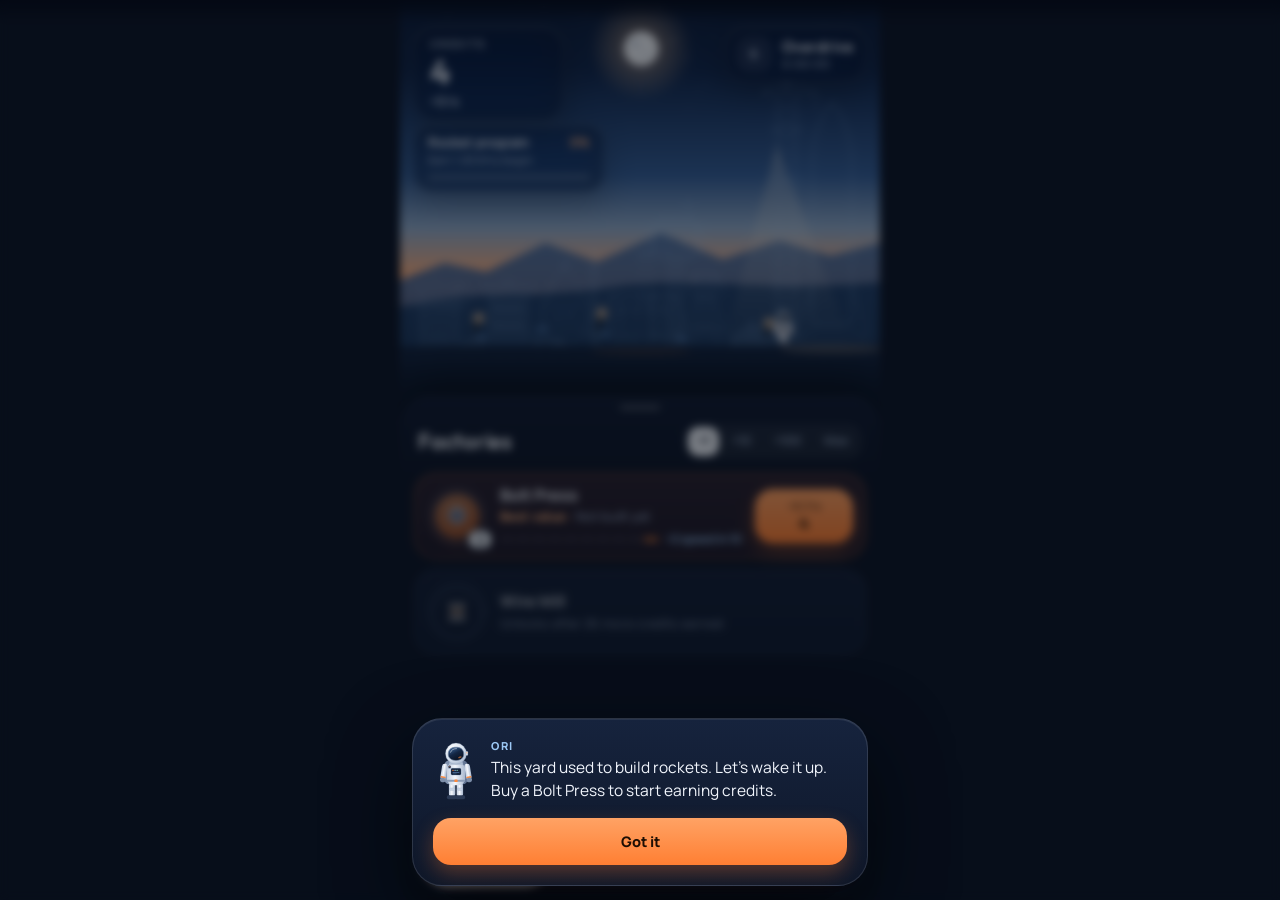
<file: index.html>
<!doctype html>
<html lang="en">
<head>
<meta charset="utf-8">
<meta name="viewport" content="width=device-width, initial-scale=1, viewport-fit=cover, user-scalable=no">
<meta name="theme-color" content="#0d1628">
<meta name="apple-mobile-web-app-capable" content="yes">
<meta name="mobile-web-app-capable" content="yes">
<meta name="apple-mobile-web-app-status-bar-style" content="black-translucent">
<meta name="apple-mobile-web-app-title" content="Starwright">
<meta name="description" content="A calm idle game: restart an old launch yard and build a starship, one launch at a time.">
<title>Starwright</title>
<link rel="manifest" href="manifest.webmanifest">
<link rel="icon" type="image/png" href="icons/icon-192.png">
<link rel="apple-touch-icon" href="icons/apple-touch-icon.png">
<link rel="stylesheet" href="https://fonts.googleapis.com/css2?family=Outfit:wght@300;400;500;600;700&family=Manrope:wght@400;500;600;700;800&display=swap">
<link rel="stylesheet" href="css/style.css">
</head>
<body>
<script>if (window.navigator.standalone || (window.matchMedia && matchMedia('(display-mode: standalone)').matches)) document.documentElement.classList.add('standalone');</script>
<div class="statusband" aria-hidden="true"></div>
<div id="app"></div>
<script src="js/config.js"></script>
<script src="js/format.js"></script>
<script src="js/economy.js"></script>
<script src="js/progress.js"></script>
<script src="js/moon.js"></script>
<script src="js/mars.js"></script>
<script src="js/kestrel.js"></script>
<script src="js/audio.js"></script>
<script src="js/art.js"></script>
<script src="js/art2.js"></script>
<script src="js/ui.js"></script>
<script src="js/main.js"></script>
<script>
  // Offline support (only works when served over https or localhost).
  if ('serviceWorker' in navigator && location.protocol !== 'file:') {
    window.addEventListener('load', function () { navigator.serviceWorker.register('sw.js').catch(function () {}); });
  }
</script>
</body>
</html>
</file>
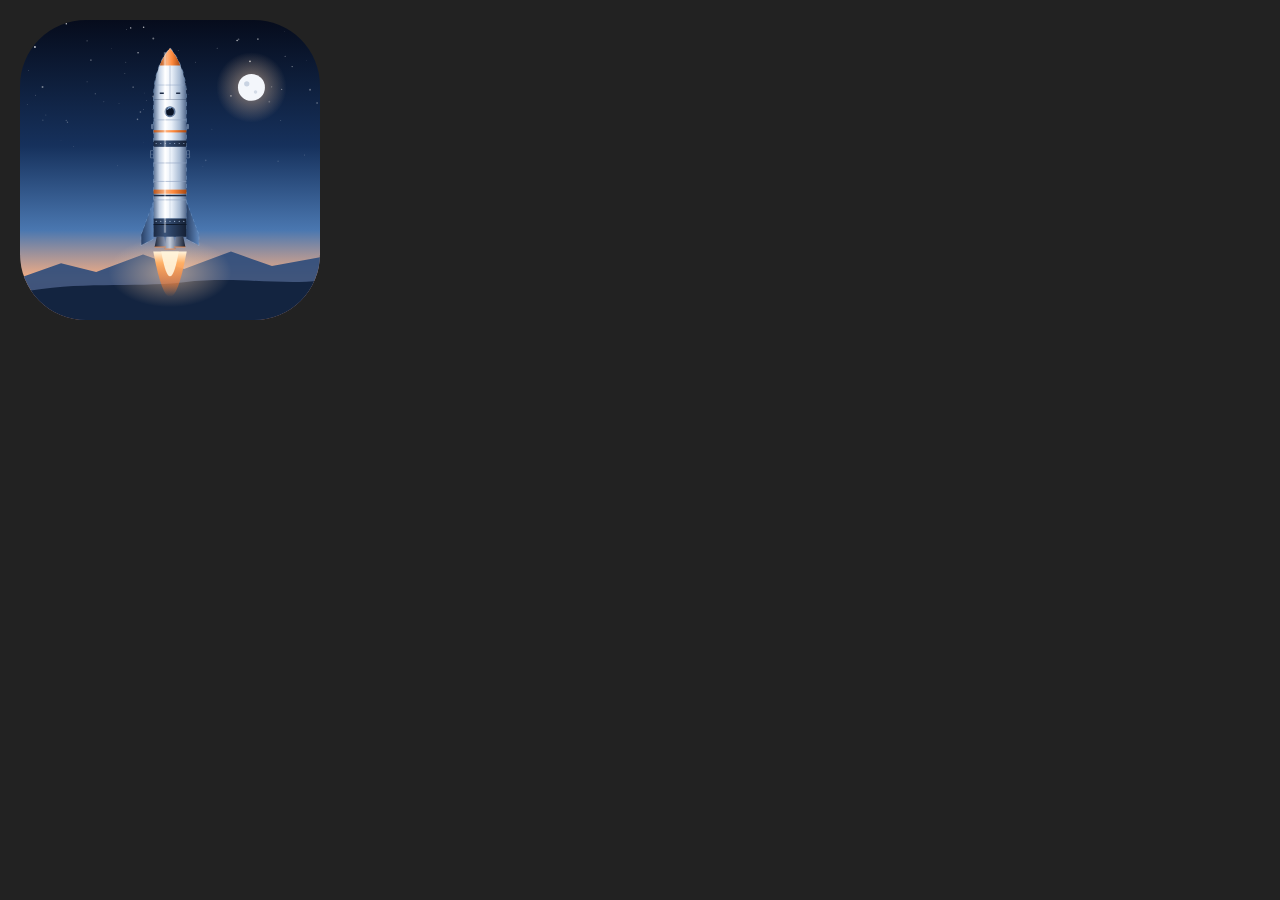
<file: tools/icon.html>
<!doctype html>
<html lang="en"><head><meta charset="utf-8"><title>Starwright icon</title>
<style>body { margin: 0; background: #222; display: flex; gap: 20px; padding: 20px; align-items: flex-start; } img, canvas { border-radius: 22%; }</style>
</head><body>
<div id="out"></div>
<script src="../js/art2.js"></script>
<script>
// Builds the app icon from the game's own rocket art, as one self-contained SVG.
function iconSvg() {
  var defs = SW.art2.defs.slice(SW.art2.defs.indexOf('<defs>') + 6, SW.art2.defs.indexOf('</defs>'));
  var s = '<svg xmlns="http://www.w3.org/2000/svg" width="1024" height="1024" viewBox="0 0 1024 1024"><defs>' + defs +
    '<linearGradient id="ic-sky" x1="0" y1="0" x2="0" y2="1"><stop offset="0" stop-color="#060c1c"/><stop offset=".42" stop-color="#16315c"/><stop offset=".7" stop-color="#4a77b0"/><stop offset=".86" stop-color="#f3ad84"/><stop offset="1" stop-color="#ff8a4a"/></linearGradient>' +
    '<radialGradient id="ic-halo" cx=".5" cy=".5" r=".5"><stop offset="0" stop-color="#ffd2a8" stop-opacity=".55"/><stop offset="1" stop-color="#ffd2a8" stop-opacity="0"/></radialGradient>' +
    '<linearGradient id="ic-trail" x1="0" y1="0" x2="0" y2="1"><stop offset="0" stop-color="#fff4dc"/><stop offset=".25" stop-color="#ffb066"/><stop offset=".7" stop-color="#ff7a29" stop-opacity=".55"/><stop offset="1" stop-color="#ff7a29" stop-opacity="0"/></linearGradient>' +
    '</defs>';
  s += '<rect width="1024" height="1024" fill="url(#ic-sky)"/>';
  var seed = 7; function r() { seed = (seed * 9301 + 49297) % 233280; return seed / 233280; }
  s += '<g fill="#fff">'; for (var i = 0; i < 70; i++) { var y = r() * 520; s += '<circle cx="' + (r() * 1024).toFixed(0) + '" cy="' + y.toFixed(0) + '" r="' + (r() * 2.6 + .8).toFixed(1) + '" opacity="' + ((1 - y / 600) * (r() * .6 + .35)).toFixed(2) + '"/>'; } s += '</g>';
  // moon
  s += '<circle cx="790" cy="230" r="120" fill="url(#ic-halo)"/><circle cx="790" cy="230" r="46" fill="#f3f6fb"/><circle cx="774" cy="218" r="9" fill="#c9d3e2"/><circle cx="804" cy="246" r="6" fill="#d3dbe7"/>';
  // hills
  s += '<path d="M0 880 L140 830 L260 860 L420 800 L560 850 L720 790 L860 840 L1024 810 V1024 H0 Z" fill="#2d4c7c" opacity=".9"/>';
  s += '<path d="M0 930 C200 890 380 915 560 895 C740 875 880 905 1024 890 V1024 H0 Z" fill="#132440"/>';
  // exhaust trail + glow under the rocket
  s += '<ellipse cx="512" cy="860" rx="210" ry="120" fill="url(#ic-halo)"/>';
  s += '<path d="M455 790 Q512 1100 569 790 Z" fill="url(#ic-trail)"/>';
  s += '<path d="M482 790 Q512 960 542 790 Z" fill="#fff4dc" opacity=".9"/>';
  // the rocket: art2 box is 50 x 200; scale 3.5 around the centre
  s += '<g transform="translate(424.5 96) scale(3.5)">' + SW.art2.rocket(0, 0, 4).replace(/<text[^>]*>[^<]*<\/text>/g, '') + '</g>';
  s += '</svg>';
  return s;
}
var svgUrl = 'data:image/svg+xml;charset=utf-8,' + encodeURIComponent(iconSvg());
var img = new Image();
var ready = new Promise(function (res) { img.onload = res; });
img.src = svgUrl;
// Render at a size; returns a PNG data URL.
window.renderIcon = async function (size) {
  await ready;
  var c = document.createElement('canvas'); c.width = c.height = size;
  var g = c.getContext('2d'); g.imageSmoothingQuality = 'high';
  g.drawImage(img, 0, 0, size, size);
  return c.toDataURL('image/png');
};
ready.then(function () { var p = document.createElement('img'); p.src = svgUrl; p.width = 300; document.getElementById('out').appendChild(p); });
</script>
</body></html>
</file>
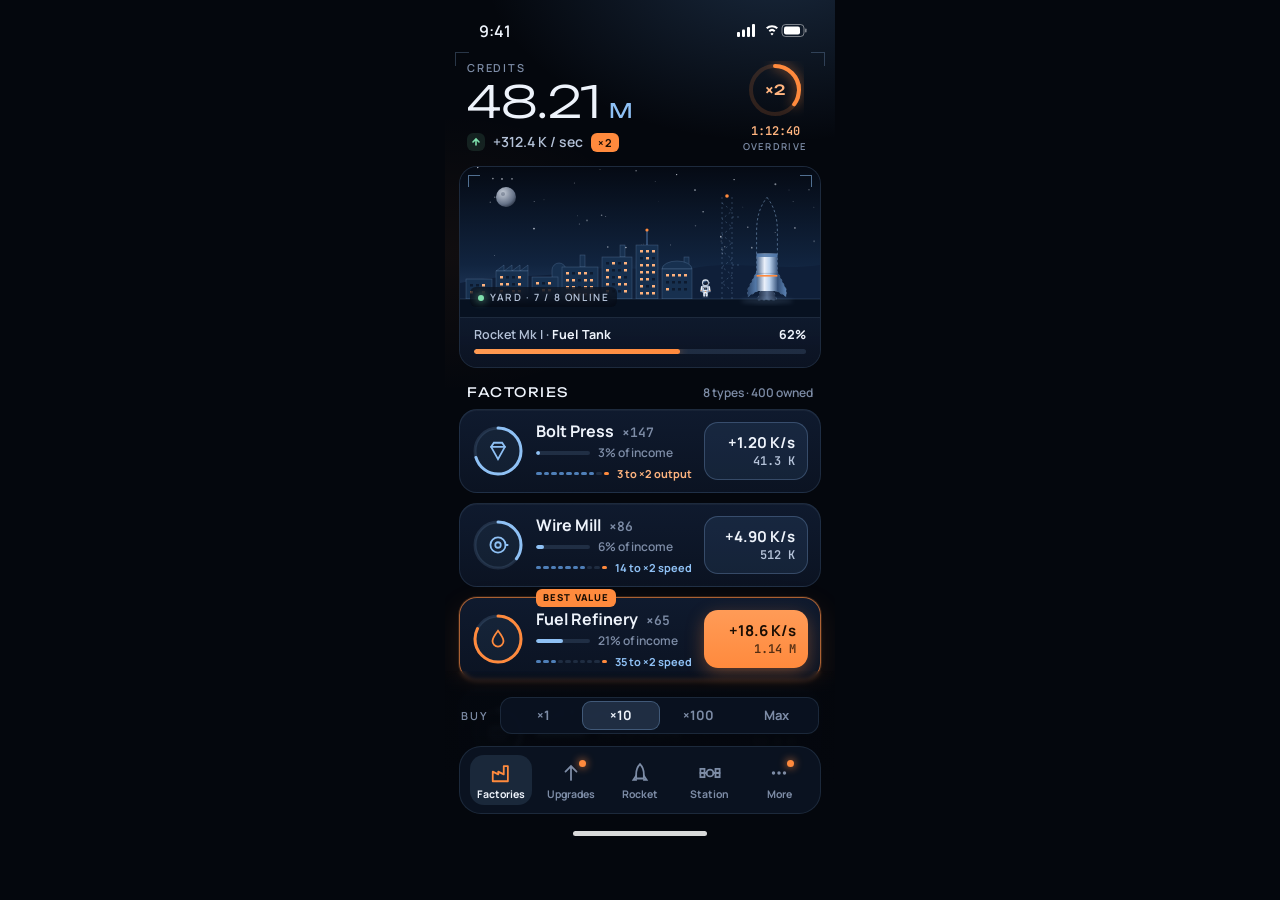
<file: ui-concepts/a-flight-deck.html>
<!doctype html>
<html lang="en"><head>
<meta charset="utf-8"><meta name="viewport" content="width=device-width, initial-scale=1, viewport-fit=cover">
<title>Starwright · Concept A · Flight Deck</title>
<link rel="stylesheet" href="https://fonts.googleapis.com/css2?family=Unbounded:wght@300;400;500&family=Manrope:wght@500;600;700;800&family=JetBrains+Mono:wght@500&display=swap">
<style>
/* Concept A — Flight Deck: a refined mission console. One accent (orange) reserved for the single best action;
   blue carries information. Hierarchy by size and brightness; HUD frame lines give orientation. */
:root {
  --bg: #04070d; --panel: #0b1322; --panel-2: #0f1a2e; --line: rgba(150,190,240,.13); --line-2: rgba(150,190,240,.26);
  --fg: #eef3fb; --fg-2: #b4c2d8; --muted: #7d8ca6; --blue: #8fc1f5; --blue-2: #4f7fb8; --orange: #ff8a3d; --orange-2: #ffb47f; --ink: #1a0d03; --good: #7fe0ad;
  --disp: "Unbounded", system-ui, sans-serif; --body: "Manrope", system-ui, sans-serif; --mono: "JetBrains Mono", monospace;
}
* { box-sizing: border-box; margin: 0; }
html, body { background: var(--bg); color: var(--fg); font: 15px/1.35 var(--body); -webkit-font-smoothing: antialiased; }
.screen { width: 390px; height: 844px; position: relative; overflow: hidden; margin: 0 auto;
  background: radial-gradient(420px 260px at 85% -40px, rgba(79,127,184,.28), transparent 70%), radial-gradient(300px 200px at 0% 30%, rgba(255,138,61,.05), transparent 70%), var(--bg); }
.tnum { font-variant-numeric: tabular-nums; }
/* HUD frame: fixed corner ticks for orientation */
.hud i { position: absolute; width: 14px; height: 14px; border-color: var(--line-2); border-style: solid; }
.hud .tl { top: 52px; left: 10px; border-width: 1px 0 0 1px; } .hud .tr { top: 52px; right: 10px; border-width: 1px 1px 0 0; }
/* Status bar */
.sb { height: 47px; display: flex; justify-content: space-between; align-items: center; padding: 14px 28px 0 34px; font: 600 16px/1 var(--body); }
.sb svg { display: block; }
/* Header */
.head { display: flex; justify-content: space-between; align-items: flex-end; padding: 14px 22px 14px; }
.lbl { font: 600 11px/1 var(--body); letter-spacing: .16em; text-transform: uppercase; color: var(--muted); }
.bal { display: flex; align-items: baseline; gap: 8px; margin-top: 8px; }
.bal b { font: 300 44px/0.95 var(--disp); letter-spacing: -.01em; }
.bal span { font: 400 20px/1 var(--disp); color: var(--blue); }
.rate { display: flex; align-items: center; gap: 8px; margin-top: 10px; font: 600 14px/1 var(--body); color: var(--fg-2); }
.rate .up { width: 18px; height: 18px; border-radius: 6px; display: grid; place-items: center; background: rgba(127,224,173,.12); color: var(--good); }
.chip-od { font: 700 11px/1 var(--body); letter-spacing: .06em; color: var(--ink); background: var(--orange); padding: 4px 7px; border-radius: 6px; }
.gauge { width: 76px; text-align: center; }
.gauge svg { display: block; margin: 0 auto; }
.gauge .t { font: 600 12px/1 var(--mono); color: var(--orange-2); margin-top: 6px; }
.gauge .l { font: 600 9.5px/1 var(--body); letter-spacing: .14em; color: var(--muted); margin-top: 5px; }
/* Scene panel */
.scene { margin: 0 14px; border-radius: 18px; overflow: hidden; position: relative; border: 1px solid var(--line); background: var(--panel); }
.scene .view { position: relative; height: 150px; }
.scene svg.yard { position: absolute; inset: 0; width: 100%; height: 100%; }
.scene .brk { position: absolute; width: 12px; height: 12px; border: 1.5px solid rgba(143,193,245,.55); }
.scene .b1 { top: 8px; left: 8px; border-width: 1.5px 0 0 1.5px; } .scene .b2 { top: 8px; right: 8px; border-width: 1.5px 1.5px 0 0; }
.scene .tag { position: absolute; bottom: 10px; left: 10px; font: 600 10px/1 var(--body); letter-spacing: .16em; color: var(--fg-2); background: rgba(4,7,13,.55); padding: 5px 8px; border-radius: 6px; backdrop-filter: blur(6px); }
.scene .tag i { display: inline-block; width: 6px; height: 6px; border-radius: 50%; background: var(--good); margin-right: 6px; box-shadow: 0 0 8px var(--good); }
.goal { padding: 11px 14px 13px; border-top: 1px solid var(--line); background: linear-gradient(180deg, rgba(15,26,46,.9), rgba(11,19,34,.95)); }
.goal .row { display: flex; justify-content: space-between; font: 600 12.5px/1 var(--body); color: var(--fg-2); }
.goal .row b { color: var(--fg); font-weight: 700; }
.goal .bar { height: 5px; border-radius: 3px; background: rgba(150,190,240,.14); margin-top: 8px; overflow: hidden; }
.goal .bar i { display: block; height: 100%; width: 62%; border-radius: 3px; background: linear-gradient(90deg, #ff9a52, var(--orange)); box-shadow: 0 0 10px rgba(255,138,61,.6); }
/* Section head */
.sec { display: flex; justify-content: space-between; align-items: center; padding: 18px 22px 10px; }
.sec h2 { font: 400 13px/1 var(--disp); letter-spacing: .12em; text-transform: uppercase; }
.sec span { font: 600 12px/1 var(--body); color: var(--muted); }
/* Factory rows */
.list { padding: 0 14px; display: flex; flex-direction: column; gap: 10px; }
.fac { position: relative; display: grid; grid-template-columns: 52px 1fr auto; gap: 12px; align-items: center; padding: 12px 12px 12px 12px; border-radius: 18px;
  background: linear-gradient(180deg, var(--panel-2), var(--panel)); border: 1px solid var(--line); box-shadow: inset 0 1px 0 rgba(255,255,255,.04); }
.fac.best { border-color: rgba(255,138,61,.65); box-shadow: 0 0 0 1px rgba(255,138,61,.15), 0 10px 30px rgba(255,138,61,.12); }
.fac .flag { position: absolute; top: -9px; left: 76px; font: 800 9.5px/1 var(--body); letter-spacing: .12em; color: var(--ink); background: var(--orange); padding: 4px 7px; border-radius: 6px; }
.ring { position: relative; width: 52px; height: 52px; }
.ring > svg { position: absolute; inset: 0; }
.ring .ic { position: absolute; inset: 0; display: grid; place-items: center; color: var(--blue); }
.fac.best .ring .ic { color: var(--orange); }
.info { min-width: 0; }
.nm { display: flex; align-items: baseline; gap: 8px; }
.nm b { font: 700 16px/1.1 var(--body); }
.nm em { font: 600 13px/1 var(--mono); font-style: normal; color: var(--muted); }
.sub { display: flex; align-items: center; gap: 8px; margin-top: 7px; font: 600 12px/1 var(--body); color: var(--muted); }
.share { width: 54px; height: 4px; border-radius: 2px; background: rgba(150,190,240,.14); overflow: hidden; }
.share i { display: block; height: 100%; background: var(--blue); border-radius: 2px; }
.ms { margin-top: 9px; display: flex; align-items: center; gap: 8px; }
.ms .seg { flex: 1; display: grid; grid-template-columns: repeat(10, 1fr); gap: 2px; }
.ms .seg b { height: 3px; border-radius: 2px; background: rgba(150,190,240,.14); }
.ms .seg b.f { background: var(--blue-2); }
.ms .seg b.n { background: var(--orange); }
.ms span { font: 700 11px/1 var(--body); color: var(--blue); white-space: nowrap; }
.ms span.hot { color: var(--orange-2); }
.buy { width: 104px; height: 58px; border-radius: 14px; border: 1px solid var(--line-2); display: flex; flex-direction: column; align-items: flex-end; justify-content: center; padding: 0 12px; gap: 5px; background: rgba(79,127,184,.14); }
.buy b { font: 700 15px/1 var(--body); }
.buy small { font: 600 12px/1 var(--mono); color: var(--fg-2); }
.fac.best .buy { background: linear-gradient(180deg, #ff9b57, var(--orange)); border: 0; color: var(--ink); box-shadow: 0 6px 18px rgba(255,138,61,.35); }
.fac.best .buy small { color: rgba(26,13,3,.75); }
.fac.off .buy { background: transparent; opacity: .5; }
.fac.peek { opacity: .55; }
/* Dock: buy amount + tab bar, all in the thumb zone */
.dock { position: absolute; left: 0; right: 0; bottom: 0; padding: 26px 14px 30px; background: linear-gradient(180deg, rgba(4,7,13,0), rgba(4,7,13,.94) 22px, var(--bg) 70%); backdrop-filter: blur(2px); }
.amt { display: flex; align-items: center; gap: 10px; margin: 0 2px 12px; }
.amt .lbl { margin-right: 2px; }
.amt .seg { flex: 1; display: flex; padding: 3px; border-radius: 12px; border: 1px solid var(--line); background: rgba(11,19,34,.9); }
.amt .seg span { flex: 1; text-align: center; padding: 8px 0; border-radius: 9px; font: 700 13px/1 var(--body); color: var(--muted); }
.amt .seg span.on { background: rgba(143,193,245,.16); color: var(--fg); box-shadow: inset 0 0 0 1px rgba(143,193,245,.3); }
.tabs { display: flex; justify-content: space-between; padding: 8px 10px; border-radius: 22px; background: rgba(11,19,34,.95); border: 1px solid var(--line); }
.tabs span { width: 62px; display: flex; flex-direction: column; align-items: center; gap: 5px; padding: 7px 0 6px; border-radius: 14px; font: 700 10.5px/1 var(--body); color: var(--muted); position: relative; }
.tabs span.on { color: var(--fg); background: rgba(143,193,245,.12); }
.tabs span.on svg { color: var(--orange); }
.tabs span .dot { position: absolute; top: 5px; right: 16px; width: 7px; height: 7px; border-radius: 50%; background: var(--orange); box-shadow: 0 0 8px var(--orange); }
.tabs svg { width: 22px; height: 22px; }
/* Yard scene parts (shared with the game) */
.bld .b-body { fill: #101e36; stroke: rgba(156,195,238,.14); stroke-width: .6; } .bld .win { fill: #0d1a2f; } .bld .smoke { opacity: 0; }
.bld .b-line, .bld .g-line { stroke: #4f77a8; stroke-width: 1; fill: none; } .bld .b-beacon { fill: #ff8a3d; }
.bld.lit .b-body { fill: #17304f; stroke: rgba(156,195,238,.3); } .bld.lit .win.on { fill: #ffb27d; }
.bld.gantry .g-line { stroke: rgba(156,195,238,.25); stroke-dasharray: 2 3; }
#rk-flame, .moonlight, .marsdot { opacity: 0; }
.home { position: absolute; bottom: 8px; left: 50%; transform: translateX(-50%); width: 134px; height: 5px; border-radius: 3px; background: rgba(255,255,255,.85); }
</style></head>
<body>
<div class="screen">
  <div class="hud"><i class="tl"></i><i class="tr"></i></div>
  <div class="sb"><span>9:41</span><svg width="70" height="13" viewBox="0 0 70 13"><g fill="#fff"><rect x="0" y="8" width="3" height="5" rx="1"/><rect x="5" y="5.5" width="3" height="7.5" rx="1"/><rect x="10" y="3" width="3" height="10" rx="1"/><rect x="15" y="0" width="3" height="13" rx="1"/><path d="M29 3.5a9 9 0 0 1 12 0l-1.4 1.5a7 7 0 0 0-9.2 0zM31.6 6.4a5 5 0 0 1 6.8 0L37 7.9a3 3 0 0 0-4 0zM35 11.5l-1.6-1.7a2.3 2.3 0 0 1 3.2 0z"/><rect x="45" y="0.5" width="22" height="12" rx="3.5" fill="none" stroke="#fff" opacity=".45"/><rect x="47" y="2.5" width="16" height="8" rx="2"/><rect x="68" y="4.5" width="1.6" height="4" rx=".8" opacity=".45"/></g></svg></div>

  <div class="head">
    <div>
      <div class="lbl">Credits</div>
      <div class="bal tnum"><b>48.21</b><span>M</span></div>
      <div class="rate tnum"><span class="up"><svg width="10" height="10" viewBox="0 0 10 10"><path d="M5 8V2M2 5l3-3 3 3" stroke="currentColor" stroke-width="1.6" fill="none" stroke-linecap="round"/></svg></span>+312.4 K / sec <span class="chip-od">×2</span></div>
    </div>
    <div class="gauge">
      <svg width="58" height="58" viewBox="0 0 58 58"><circle cx="29" cy="29" r="24" fill="none" stroke="rgba(255,138,61,.16)" stroke-width="4"/>
        <circle cx="29" cy="29" r="24" fill="none" stroke="#ff8a3d" stroke-width="4" stroke-linecap="round" stroke-dasharray="150.8" stroke-dashoffset="98" transform="rotate(-90 29 29)" style="filter:drop-shadow(0 0 6px rgba(255,138,61,.7))"/>
        <text x="29" y="34" text-anchor="middle" fill="#ffb47f" font-family="Unbounded" font-size="14" font-weight="500">×2</text></svg>
      <div class="t tnum">1:12:40</div><div class="l">OVERDRIVE</div>
    </div>
  </div>

  <div class="scene"><div class="view"><div class="yard" id="yard"></div><i class="brk b1"></i><i class="brk b2"></i>
    <div class="tag"><i></i>YARD · 7 / 8 ONLINE</div></div>
    <div class="goal"><div class="row"><span>Rocket Mk I · <b>Fuel Tank</b></span><b class="tnum">62%</b></div><div class="bar"><i></i></div></div>
  </div>

  <div class="sec"><h2>Factories</h2><span class="tnum">8 types · 400 owned</span></div>
  <div class="list" id="list"></div>

  <div class="dock">
    <div class="amt"><span class="lbl">Buy</span><div class="seg"><span>×1</span><span class="on">×10</span><span>×100</span><span>Max</span></div></div>
    <div class="tabs" id="tabs"></div>
  </div>
  <div class="home"></div>
</div>
<script src="../js/art.js"></script>
<script>
document.body.insertAdjacentHTML('afterbegin', SW.art.defs);
var y = document.getElementById('yard');
y.innerHTML = SW.art.scene();
var svg = y.querySelector('svg'); svg.classList.add('yard'); svg.style.position = 'absolute'; svg.style.inset = '0'; svg.style.width = '100%'; svg.style.height = '100%';
// light the owned factories, show two rocket sections
[0,1,2,3,4,5,6].forEach(function (i) { var b = document.getElementById('bld-' + i); if (b) b.classList.add('lit'); });
document.getElementById('rk-clip-rect').setAttribute('y', SW.art.rocketClipY(2));
document.getElementById('station').style.opacity = 0;

var F = [
  { n: 'Bolt Press', ic: 'bolt', c: 147, share: 3, cyc: .7, ms: [8, 'f'], msText: '3 to ×2 output', hot: true, gain: '+1.20 K/s', cost: '41.3 K' },
  { n: 'Wire Mill', ic: 'wire', c: 86, share: 6, cyc: .35, ms: [7], msText: '14 to ×2 speed', gain: '+4.90 K/s', cost: '512 K' },
  { n: 'Fuel Refinery', ic: 'fuel', c: 65, share: 21, cyc: .82, ms: [3], msText: '35 to ×2 speed', gain: '+18.6 K/s', cost: '1.14 M', best: true },
  { n: 'Hull Foundry', ic: 'hull', c: 49, share: 38, cyc: .55, ms: [9], msText: '1 to ×2 speed', hot: true, gain: '+41.0 K/s', cost: '52.8 M', off: true },
  { n: 'Engine Works', ic: 'engine', c: 12, share: 32, cyc: .2, ms: [1], msText: '13 to ×2 speed', gain: '+66.2 K/s', cost: '96.4 M', off: true, peek: true }
];
function ring(p, best) {
  var c = 2 * Math.PI * 23, col = best ? '#ff8a3d' : '#8fc1f5';
  return '<svg width="52" height="52" viewBox="0 0 52 52"><circle cx="26" cy="26" r="23" fill="rgba(143,193,245,.06)" stroke="rgba(150,190,240,.14)" stroke-width="3"/>' +
    '<circle cx="26" cy="26" r="23" fill="none" stroke="' + col + '" stroke-width="3" stroke-linecap="round" stroke-dasharray="' + c.toFixed(1) + '" stroke-dashoffset="' + (c * (1 - p)).toFixed(1) + '" transform="rotate(-90 26 26)"/></svg>';
}
document.getElementById('list').innerHTML = F.map(function (f) {
  var segs = ''; for (var i = 0; i < 10; i++) segs += '<b class="' + (i < f.ms[0] ? 'f' : '') + (i === 9 ? ' n' : '') + '"></b>';
  return '<div class="fac' + (f.best ? ' best' : '') + (f.off ? ' off' : '') + (f.peek ? ' peek' : '') + '">' + (f.best ? '<span class="flag">BEST VALUE</span>' : '') +
    '<div class="ring">' + ring(f.cyc, f.best) + '<div class="ic">' + SW.art.icon(f.ic).replace('class="ic ', 'width="22" height="22" class="') + '</div></div>' +
    '<div class="info"><div class="nm"><b>' + f.n + '</b><em>×' + f.c + '</em></div>' +
    '<div class="sub"><span class="share"><i style="width:' + Math.max(6, f.share * 2.4) + '%"></i></span>' + f.share + '% of income</div>' +
    '<div class="ms"><div class="seg">' + segs + '</div><span class="' + (f.hot ? 'hot' : '') + '">' + f.msText + '</span></div></div>' +
    '<div class="buy tnum"><b>' + f.gain + '</b><small>' + f.cost + '</small></div></div>';
}).join('');
var T = [['factory', 'Factories', 1], ['up', 'Upgrades', 0, 1], ['rocket', 'Rocket'], ['station', 'Station'], ['more', 'More', 0, 1]];
document.getElementById('tabs').innerHTML = T.map(function (t) { return '<span class="' + (t[2] ? 'on' : '') + '">' + (t[3] ? '<i class="dot"></i>' : '') + '<svg><use href="#i-' + t[0] + '"/></svg>' + t[1] + '</span>'; }).join('');
</script>
</body></html>
</file>
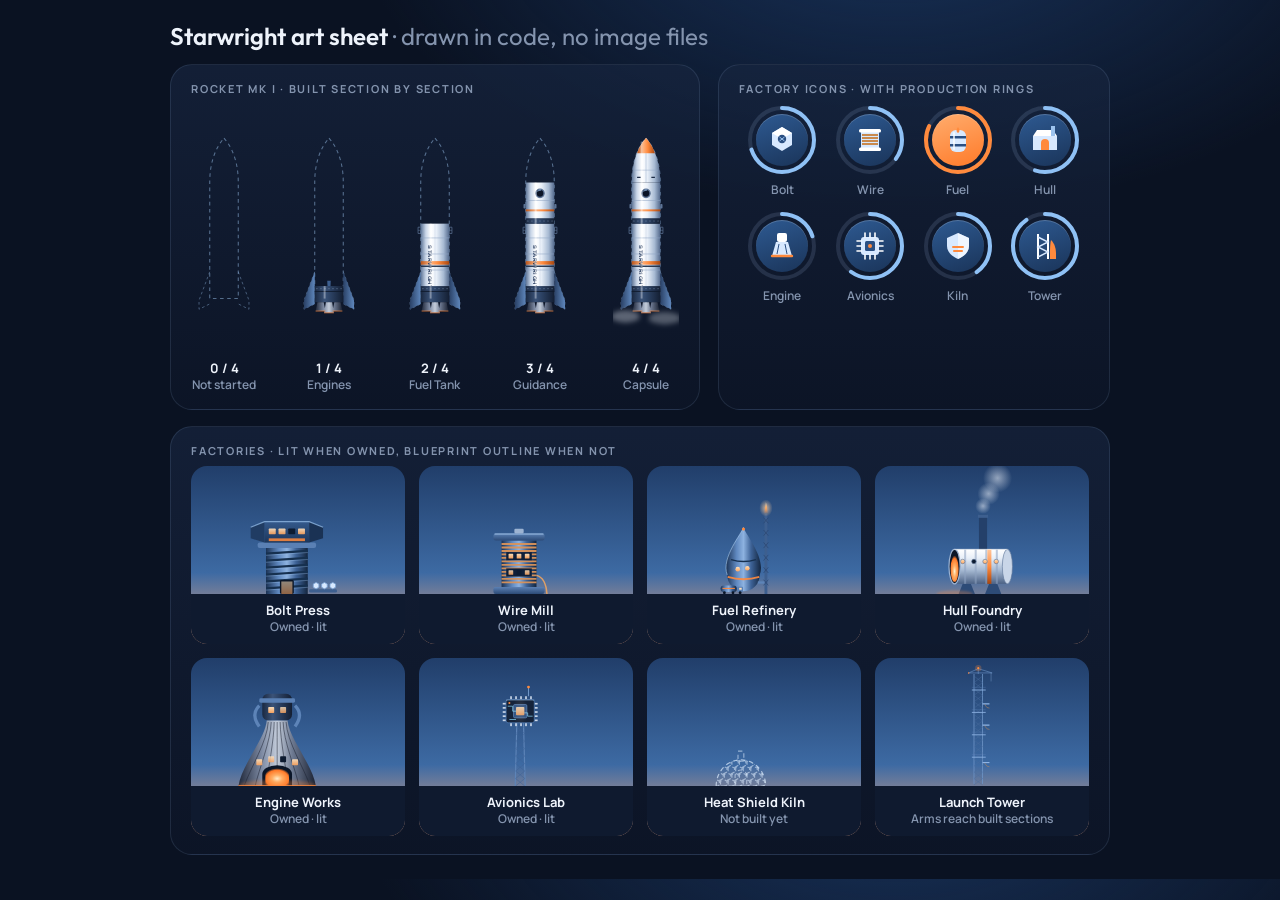
<file: ui-concepts/art-sheet.html>
<!doctype html>
<html lang="en"><head>
<meta charset="utf-8"><meta name="viewport" content="width=device-width, initial-scale=1">
<title>Starwright · Art sheet</title>
<link rel="stylesheet" href="https://fonts.googleapis.com/css2?family=Outfit:wght@400;500;600&family=Manrope:wght@600;700&family=Unbounded:wght@500&display=swap">
<style>
:root { --bg: #0a1222; --fg: #eef3fb; --muted: #8494ae; --line: rgba(170,200,240,.12); }
* { box-sizing: border-box; margin: 0; }
body { background: radial-gradient(900px 500px at 70% -10%, #18325a, transparent 60%), var(--bg); color: var(--fg); font: 14px/1.4 "Manrope", sans-serif; }
.wrap { width: 1000px; margin: 0 auto; padding: 24px 30px 24px; display: flex; flex-direction: column; gap: 16px; }
h1 { font: 600 24px/1 "Outfit", sans-serif; }
h1 span { color: var(--muted); font-weight: 400; }
h2 { font: 700 11px/1 "Manrope", sans-serif; letter-spacing: .16em; text-transform: uppercase; color: var(--muted); margin-bottom: 10px; }
.panel { border: 1px solid var(--line); border-radius: 22px; background: linear-gradient(180deg, rgba(23,37,63,.7), rgba(13,22,40,.7)); padding: 18px 20px; }
.rockets { display: flex; align-items: flex-end; justify-content: space-between; }
.rk { display: flex; flex-direction: column; align-items: center; gap: 8px; }
.rk svg { display: block; }
.cap { font: 600 12px/1 "Manrope", sans-serif; color: var(--muted); text-align: center; }
.cap b { color: var(--fg); font-weight: 700; display: block; margin-bottom: 4px; font-size: 13px; }
.facs { display: grid; grid-template-columns: repeat(4, 1fr); gap: 14px; }
.fc { border-radius: 16px; background: linear-gradient(180deg, #213e6a 0%, #3d6aa3 60%, #f0aa82 100%); overflow: hidden; display: flex; flex-direction: column; }
.fc svg { display: block; width: 100%; height: 128px; }
.fc .cap { padding: 10px 0 11px; background: #0f1a2f; }
.icons { display: flex; justify-content: space-between; }
.ic { display: flex; flex-direction: column; align-items: center; gap: 8px; }
.rt { position: relative; width: 72px; height: 72px; }
.rt svg.rg { position: absolute; inset: 0; }
.rt .tile { position: absolute; left: 10px; top: 10px; width: 52px; height: 52px; border-radius: 50%; display: grid; place-items: center; background: linear-gradient(160deg, #2e5a92, #1a3459); box-shadow: inset 0 1px 0 rgba(255,255,255,.18); }
.rt.best .tile { background: linear-gradient(160deg, #ffad6e, #ff7a29); }
.row2 { display: grid; grid-template-columns: 1.35fr 1fr; gap: 18px; }
</style></head>
<body>
<div class="wrap">
  <h1>Starwright art sheet <span>· drawn in code, no image files</span></h1>
  <div class="row2">
    <div class="panel"><h2>Rocket Mk I · built section by section</h2><div class="rockets" id="rockets"></div></div>
    <div class="panel"><h2>Factory icons · with production rings</h2><div class="icons" id="icons" style="flex-wrap:wrap;row-gap:14px"></div></div>
  </div>
  <div class="panel"><h2>Factories · lit when owned, blueprint outline when not</h2><div class="facs" id="facs"></div></div>
</div>
<script src="../js/art.js"></script>
<script src="../js/art2.js"></script>
<script>
document.body.insertAdjacentHTML('afterbegin', SW.art.defs + SW.art2.defs);
var css = document.createElement('style');
css.textContent = '.fac2.ghost * { fill: none !important; stroke: rgba(225,238,255,.55) !important; stroke-width: .8 !important; stroke-dasharray: 3 2.5; filter: none !important; }';
document.head.appendChild(css);
var names = ['Not started', 'Engines', 'Fuel Tank', 'Guidance', 'Capsule'];
document.getElementById('rockets').innerHTML = [0, 1, 2, 3, 4].map(function (b) {
  return '<div class="rk"><svg width="78" height="300" viewBox="-12 -6 74 216" style="height:250px;width:66px">' + SW.art2.rocket(0, 0, b, { vapor: b === 4 }) + '</svg><div class="cap"><b>' + b + ' / 4</b>' + names[b] + '</div></div>';
}).join('');
var F = [['bolt', 'Bolt Press', 72, 62], ['wire', 'Wire Mill', 56, 80], ['fuel', 'Fuel Refinery', 58, 104], ['hull', 'Hull Foundry', 66, 96], ['engine', 'Engine Works', 76, 56], ['avionics', 'Avionics Lab', 42, 124], ['kiln', 'Heat Shield Kiln', 54, 58]];
document.getElementById('facs').innerHTML = F.map(function (x, i) {
  var w = x[2] + 16, h = Math.max(x[3] + 30, 60);
  var lit = i !== 6;
  return '<div class="fc"><svg viewBox="-8 ' + (110 - h) + ' ' + w + ' ' + h + '" preserveAspectRatio="xMidYMax meet">' +
    '<rect x="-8" y="110" width="' + w + '" height="6" fill="#0d1a30"/>' + SW.art2.factory(x[0], 0, 110, lit) + '</svg><div class="cap"><b>' + x[1] + '</b>' + (lit ? 'Owned · lit' : 'Not built yet') + '</div></div>';
}).join('') + '<div class="fc"><svg viewBox="296 120 50 240" preserveAspectRatio="xMidYMax meet">' + SW.art2.gantry(306, 150, 356, 3) + '</svg><div class="cap"><b>Launch Tower</b>Arms reach built sections</div></div>';
var I = [['bolt', 'Bolt', .7], ['wire', 'Wire', .35], ['fuel', 'Fuel', .82, 1], ['hull', 'Hull', .55], ['engine', 'Engine', .2], ['chip', 'Avionics', .6], ['kiln', 'Kiln', .4], ['tower', 'Tower', .9]];
document.getElementById('icons').innerHTML = I.map(function (x) {
  var c = 2 * Math.PI * 32;
  return '<div class="ic" style="width:25%"><div class="rt' + (x[3] ? ' best' : '') + '"><svg class="rg" width="72" height="72" viewBox="0 0 72 72"><circle cx="36" cy="36" r="32" fill="none" stroke="rgba(170,200,240,.14)" stroke-width="4"/>' +
    '<circle cx="36" cy="36" r="32" fill="none" stroke="' + (x[3] ? '#ff8a3d' : '#8fc1f5') + '" stroke-width="4" stroke-linecap="round" stroke-dasharray="' + c.toFixed(1) + '" stroke-dashoffset="' + (c * (1 - x[2])).toFixed(1) + '" transform="rotate(-90 36 36)"/></svg>' +
    '<div class="tile">' + SW.art2.icon(x[0], 32) + '</div></div><div class="cap">' + x[1] + '</div></div>';
}).join('');
</script>
</body></html>
</file>
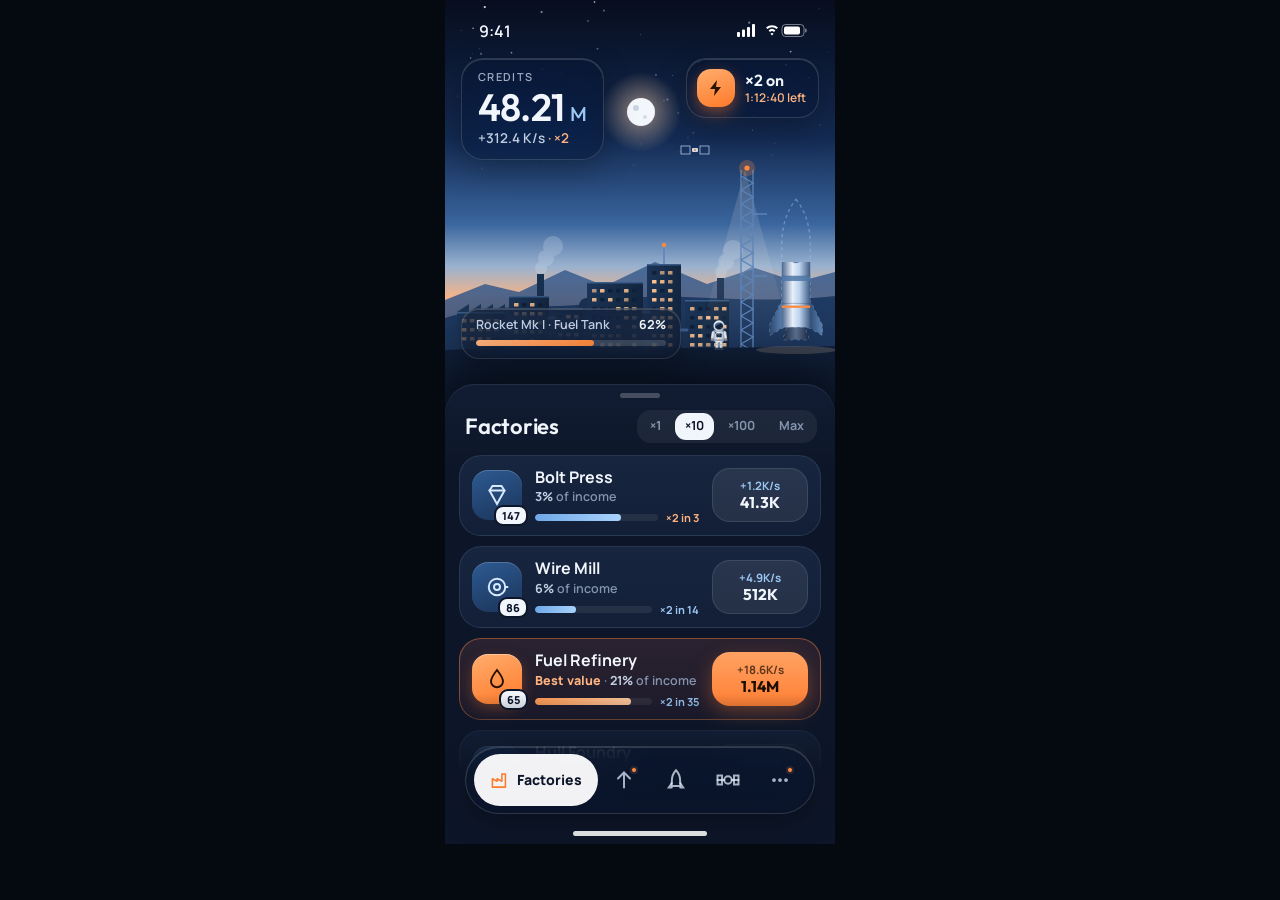
<file: ui-concepts/b-diorama.html>
<!doctype html>
<html lang="en"><head>
<meta charset="utf-8"><meta name="viewport" content="width=device-width, initial-scale=1, viewport-fit=cover">
<title>Starwright · Concept B · Diorama</title>
<link rel="stylesheet" href="https://fonts.googleapis.com/css2?family=Outfit:wght@300;400;500;600;700&family=Manrope:wght@500;600;700;800&display=swap">
<style>
/* Concept B — Diorama: the yard is the hero. A living dusk scene fills the top half; numbers float on glass;
   the factory list lives in a soft bottom sheet. Friendly, rounded, calm — premium casual. */
:root {
  --bg: #0a1222; --sheet: #0d1628; --card: #131f37; --card-2: #17253f; --line: rgba(170,200,240,.12);
  --fg: #f1f5fc; --fg-2: #c2cfe2; --muted: #8494ae; --blue: #9cc8f5; --blue-tile: #1e3a63; --orange: #ff8a3d; --orange-2: #ffb47f; --ink: #1d0e03;
  --disp: "Outfit", system-ui, sans-serif; --body: "Manrope", system-ui, sans-serif;
}
* { box-sizing: border-box; margin: 0; }
html, body { background: #050910; color: var(--fg); font: 15px/1.35 var(--body); -webkit-font-smoothing: antialiased; }
.screen { width: 390px; height: 844px; position: relative; overflow: hidden; margin: 0 auto; background: var(--bg); }
.tnum { font-variant-numeric: tabular-nums; }
.world { position: absolute; inset: 0 0 auto 0; height: 430px; }
.world svg { display: block; width: 100%; height: 100%; }
.sb { position: absolute; top: 0; left: 0; right: 0; height: 47px; display: flex; justify-content: space-between; align-items: center; padding: 14px 28px 0 34px; font: 600 16px/1 var(--body); z-index: 3; }
.glass { background: rgba(10,20,40,.42); border: 1px solid rgba(255,255,255,.14); backdrop-filter: blur(18px) saturate(140%); -webkit-backdrop-filter: blur(18px) saturate(140%);
  box-shadow: inset 0 1px 0 rgba(255,255,255,.16), 0 10px 30px rgba(0,0,0,.25); }
.bal { position: absolute; top: 58px; left: 16px; padding: 12px 16px 13px; border-radius: 22px; z-index: 2; }
.bal .l { font: 600 11px/1 var(--body); letter-spacing: .12em; text-transform: uppercase; color: rgba(225,235,250,.7); }
.bal .v { display: flex; align-items: baseline; gap: 6px; margin-top: 6px; }
.bal .v b { font: 600 38px/1 var(--disp); letter-spacing: -.02em; }
.bal .v span { font: 500 20px/1 var(--disp); color: var(--blue); }
.bal .r { margin-top: 6px; font: 600 13.5px/1 var(--body); color: var(--fg-2); }
.bal .r em { font-style: normal; color: var(--orange-2); }
.od { position: absolute; top: 58px; right: 16px; padding: 10px 12px 10px 10px; border-radius: 20px; display: flex; align-items: center; gap: 10px; z-index: 2; }
.od .bolt { width: 38px; height: 38px; border-radius: 14px; background: linear-gradient(160deg, #ffad6e, #ff7a29); display: grid; place-items: center; box-shadow: 0 6px 16px rgba(255,122,41,.45); }
.od b { display: block; font: 600 16px/1 var(--disp); }
.od span { display: block; margin-top: 4px; font: 600 12px/1 var(--body); color: var(--orange-2); }
.goalchip { position: absolute; left: 16px; top: 308px; width: 220px; padding: 10px 14px 12px; border-radius: 18px; z-index: 2; }
.goalchip .row { display: flex; justify-content: space-between; font: 700 12.5px/1 var(--body); }
.goalchip .row span { color: var(--fg-2); font-weight: 600; }
.goalchip .bar { margin-top: 8px; height: 6px; border-radius: 4px; background: rgba(255,255,255,.16); overflow: hidden; }
.goalchip .bar i { display: block; width: 62%; height: 100%; border-radius: 4px; background: linear-gradient(90deg, #ffb27d, #ff8a3d); }
/* Sheet */
.sheet { position: absolute; left: 0; right: 0; top: 384px; bottom: 0; border-radius: 30px 30px 0 0; background: linear-gradient(180deg, #111c33 0, var(--sheet) 90px); box-shadow: 0 -18px 40px rgba(0,0,0,.45), inset 0 1px 0 rgba(255,255,255,.08); z-index: 2; }
.grab { width: 40px; height: 5px; border-radius: 3px; background: rgba(255,255,255,.22); margin: 9px auto 0; }
.sh-head { display: flex; justify-content: space-between; align-items: center; padding: 12px 18px 12px 20px; }
.sh-head h2 { font: 600 22px/1 var(--disp); letter-spacing: -.01em; }
.pills { display: flex; gap: 4px; padding: 3px; border-radius: 14px; background: rgba(255,255,255,.06); }
.pills span { padding: 7px 10px; border-radius: 11px; font: 700 12.5px/1 var(--body); color: var(--muted); }
.pills span.on { background: #f1f5fc; color: #0d1628; }
.cards { padding: 0 14px; display: flex; flex-direction: column; gap: 10px; }
.card { display: grid; grid-template-columns: 50px 1fr auto; gap: 13px; align-items: center; padding: 12px; border-radius: 22px; background: linear-gradient(180deg, var(--card-2), var(--card)); border: 1px solid var(--line); }
.card.best { background: linear-gradient(180deg, #2a2230, #1d1a2a); border-color: rgba(255,138,61,.45); }
.tile { position: relative; width: 50px; height: 50px; border-radius: 16px; display: grid; place-items: center; color: #d8e9ff;
  background: linear-gradient(160deg, #2e5a92, #1a3459); box-shadow: inset 0 1px 0 rgba(255,255,255,.18); }
.card.best .tile { background: linear-gradient(160deg, #ffad6e, #ff7a29); color: #2a1200; box-shadow: inset 0 1px 0 rgba(255,255,255,.35), 0 6px 14px rgba(255,122,41,.3); }
.tile .cnt { position: absolute; bottom: -6px; right: -6px; min-width: 26px; padding: 3px 6px; border-radius: 9px; background: #f1f5fc; color: #0d1628; font: 800 11px/1 var(--body); text-align: center; border: 2px solid var(--sheet); }
.mid { min-width: 0; }
.mid .t { display: flex; align-items: center; gap: 8px; font: 700 16px/1.15 var(--body); }
.mid .t .tag { font: 800 10px/1 var(--body); letter-spacing: .04em; color: var(--ink); background: var(--orange-2); padding: 4px 7px; border-radius: 8px; }
.mid .s { margin-top: 5px; font: 600 12.5px/1 var(--body); color: var(--muted); white-space: nowrap; }
.mid .s .bv { color: var(--orange-2); font-weight: 800; }
.pr { display: flex; align-items: center; gap: 8px; margin-top: 9px; }
.pr .prog { flex: 1; margin: 0; }
.pr span { font: 700 11px/1 var(--body); color: var(--blue); white-space: nowrap; }
.pr span.hot { color: var(--orange-2); }
.mid .s b { color: var(--fg-2); font-weight: 700; }
.mid .s .hot { color: var(--orange-2); }
.prog { margin-top: 9px; height: 7px; border-radius: 4px; background: rgba(255,255,255,.07); overflow: hidden; }
.prog i { display: block; height: 100%; border-radius: 4px; background: linear-gradient(90deg, #6fa8e8, #a8d2fb); }
.card.best .prog i { background: linear-gradient(90deg, #ff9a52, #ffc79d); }
.btn { width: 96px; height: 54px; border-radius: 18px; display: flex; flex-direction: column; align-items: center; justify-content: center; gap: 4px; background: rgba(255,255,255,.08); border: 1px solid rgba(255,255,255,.1); }
.btn small { font: 700 11.5px/1 var(--body); color: var(--blue); }
.btn b { font: 700 15.5px/1 var(--disp); }
.card.best .btn { background: linear-gradient(180deg, #ffa264, #ff7f33); border: 0; color: var(--ink); box-shadow: 0 8px 20px rgba(255,127,51,.35); }
.card.best .btn small { color: rgba(29,14,3,.7); }
.card.off .btn { opacity: .45; }
.fade { position: absolute; left: 0; right: 0; bottom: 0; height: 150px; background: linear-gradient(180deg, rgba(13,22,40,0), var(--sheet) 55%); z-index: 3; pointer-events: none; }
.dockbar { position: absolute; left: 20px; right: 20px; bottom: 30px; height: 68px; border-radius: 34px; display: flex; align-items: center; justify-content: space-between; padding: 0 8px; z-index: 4; }
.dockbar span { height: 52px; min-width: 52px; border-radius: 26px; display: flex; align-items: center; justify-content: center; gap: 8px; color: rgba(225,235,250,.75); position: relative; }
.dockbar span svg { width: 24px; height: 24px; }
.dockbar span.on { padding: 0 16px; background: rgba(255,255,255,.95); color: #0d1628; font: 800 14px/1 var(--body); }
.dockbar span.on svg { color: #ff7a29; }
.dockbar .dot { position: absolute; top: 12px; right: 12px; width: 8px; height: 8px; border-radius: 50%; background: var(--orange); border: 2px solid rgba(20,30,50,.9); }
.home { position: absolute; bottom: 8px; left: 50%; transform: translateX(-50%); width: 134px; height: 5px; border-radius: 3px; background: rgba(255,255,255,.85); z-index: 5; }
</style></head>
<body>
<div class="screen">
  <div class="world" id="world"></div>
  <div class="sb"><span>9:41</span><svg width="70" height="13" viewBox="0 0 70 13"><g fill="#fff"><rect x="0" y="8" width="3" height="5" rx="1"/><rect x="5" y="5.5" width="3" height="7.5" rx="1"/><rect x="10" y="3" width="3" height="10" rx="1"/><rect x="15" y="0" width="3" height="13" rx="1"/><path d="M29 3.5a9 9 0 0 1 12 0l-1.4 1.5a7 7 0 0 0-9.2 0zM31.6 6.4a5 5 0 0 1 6.8 0L37 7.9a3 3 0 0 0-4 0zM35 11.5l-1.6-1.7a2.3 2.3 0 0 1 3.2 0z"/><rect x="45" y="0.5" width="22" height="12" rx="3.5" fill="none" stroke="#fff" opacity=".45"/><rect x="47" y="2.5" width="16" height="8" rx="2"/><rect x="68" y="4.5" width="1.6" height="4" rx=".8" opacity=".45"/></g></svg></div>

  <div class="bal glass"><div class="l">Credits</div><div class="v tnum"><b>48.21</b><span>M</span></div><div class="r tnum">+312.4 K/s <em>· ×2</em></div></div>
  <div class="od glass"><div class="bolt"><svg width="18" height="18" viewBox="0 0 18 18"><path d="M10 1L3 10h5l-1 7 7-9H9z" fill="#2a1200"/></svg></div><div><b>×2 on</b><span class="tnum">1:12:40 left</span></div></div>
  <div class="goalchip glass"><div class="row"><span>Rocket Mk I · Fuel Tank</span><b class="tnum">62%</b></div><div class="bar"><i></i></div></div>

  <div class="sheet">
    <div class="grab"></div>
    <div class="sh-head"><h2>Factories</h2><div class="pills"><span>×1</span><span class="on">×10</span><span>×100</span><span>Max</span></div></div>
    <div class="cards" id="cards"></div>
  </div>
  <div class="fade"></div>
  <div class="dockbar glass" id="dock"></div>
  <div class="home"></div>
</div>
<script src="../js/art.js"></script>
<script>
document.body.insertAdjacentHTML('afterbegin', SW.art.defs);
// ---- The diorama: dusk over the launch yard ----
(function () {
  var W = 390, H = 430, seed = 11;
  function r() { seed = (seed * 9301 + 49297) % 233280; return seed / 233280; }
  var s = '<svg viewBox="0 0 ' + W + ' ' + H + '" preserveAspectRatio="xMidYMid slice">';
  s += '<defs>' +
    '<linearGradient id="d-sky" x1="0" y1="0" x2="0" y2="1"><stop offset="0" stop-color="#070d1e"/><stop offset=".32" stop-color="#132a52"/><stop offset=".52" stop-color="#3a659e"/><stop offset=".62" stop-color="#9ab2cf"/><stop offset=".69" stop-color="#f3b48a"/><stop offset=".76" stop-color="#ff8a4a"/><stop offset="1" stop-color="#ff8a4a"/></linearGradient>' +
    '<linearGradient id="d-far" x1="0" y1="0" x2="0" y2="1"><stop offset="0" stop-color="#3a5d8f"/><stop offset="1" stop-color="#2b4a78"/></linearGradient>' +
    '<linearGradient id="d-mid" x1="0" y1="0" x2="0" y2="1"><stop offset="0" stop-color="#1f3a63"/><stop offset="1" stop-color="#162b4b"/></linearGradient>' +
    '<linearGradient id="d-near" x1="0" y1="0" x2="0" y2="1"><stop offset="0" stop-color="#101f38"/><stop offset="1" stop-color="#0a1426"/></linearGradient>' +
    '<linearGradient id="d-bld" x1="0" y1="0" x2="1" y2="0"><stop offset="0" stop-color="#1c3558"/><stop offset="1" stop-color="#13263f"/></linearGradient>' +
    '<radialGradient id="d-glow" cx=".5" cy=".5" r=".5"><stop offset="0" stop-color="#ffd2a8" stop-opacity=".55"/><stop offset="1" stop-color="#ffd2a8" stop-opacity="0"/></radialGradient>' +
    '<linearGradient id="d-beam" x1="0" y1="0" x2="0" y2="1"><stop offset="0" stop-color="#fff1df" stop-opacity=".35"/><stop offset="1" stop-color="#fff1df" stop-opacity="0"/></linearGradient>' +
    '</defs>';
  s += '<rect width="' + W + '" height="' + H + '" fill="url(#d-sky)"/>';
  s += '<g fill="#fff">'; for (var i = 0; i < 70; i++) { var y = r() * 170; s += '<circle cx="' + (r() * W).toFixed(1) + '" cy="' + y.toFixed(1) + '" r="' + (r() * .9 + .25).toFixed(2) + '" opacity="' + ((1 - y / 190) * (r() * .6 + .3)).toFixed(2) + '"/>'; } s += '</g>';
  s += '<circle cx="196" cy="112" r="40" fill="url(#d-glow)"/><circle cx="196" cy="112" r="14" fill="#f3f6fb"/><circle cx="191" cy="108" r="3" fill="#c9d3e2"/><circle cx="200" cy="117" r="2" fill="#d3dbe7"/>';
  // Harbor Station high above
  s += '<g transform="translate(250 150)" opacity=".9"><rect x="-3" y="-2" width="6" height="4" rx="1" fill="#e8eef8"/><rect x="-14" y="-4" width="9" height="8" fill="none" stroke="#bcd5f2" stroke-width=".8"/><rect x="5" y="-4" width="9" height="8" fill="none" stroke="#bcd5f2" stroke-width=".8"/><circle r="1" fill="#ff8a3d"/></g>';
  s += '<path d="M0 300 L40 284 L74 292 L120 270 L160 286 L210 262 L262 284 L310 268 L352 282 L390 272 V430 H0 Z" fill="url(#d-far)" opacity=".85"/>';
  s += '<path d="M0 318 C60 300 110 312 170 300 C230 290 290 306 390 296 V430 H0 Z" fill="url(#d-mid)"/>';
  // factories
  var B = [[12, 48, 40, 'saw'], [64, 40, 56, 'chim'], [108, 30, 44, 'tank'], [142, 56, 70, 'flat'], [202, 34, 88, 'tower'], [240, 44, 52, 'chim']];
  var ground = 352;
  B.forEach(function (b, k) {
    var x = b[0], w = b[1], h = b[2], top = ground - h;
    if (b[3] === 'chim') { s += '<rect x="' + (x + w - 12) + '" y="' + (top - 22) + '" width="7" height="22" fill="#18304f"/>' +
      '<g fill="#dfe8f5" opacity=".22"><circle cx="' + (x + w - 8) + '" cy="' + (top - 28) + '" r="6"/><circle cx="' + (x + w - 3) + '" cy="' + (top - 38) + '" r="8"/><circle cx="' + (x + w + 4) + '" cy="' + (top - 50) + '" r="10"/></g>'; }
    if (b[3] === 'tank') s += '<rect x="' + (x + w - 4) + '" y="' + (top - 10) + '" width="16" height="' + (h + 10) + '" rx="8" fill="#1a3254"/>';
    if (b[3] === 'tower') s += '<path d="M' + (x + w / 2) + ' ' + top + ' V' + (top - 18) + '" stroke="#5d82b5" stroke-width="1.4"/><circle cx="' + (x + w / 2) + '" cy="' + (top - 19) + '" r="2.2" fill="#ff8a3d"/>';
    if (b[3] === 'saw') { var p = 'M' + x + ' ' + top; for (var q = 0; q < 4; q++) p += ' L' + (x + (q + 1) * w / 4) + ' ' + (top - 8) + ' L' + (x + (q + 1) * w / 4) + ' ' + top; s += '<path d="' + p + ' Z" fill="#1c3558"/>'; }
    s += '<rect x="' + x + '" y="' + top + '" width="' + w + '" height="' + h + '" fill="url(#d-bld)"/>';
    s += '<rect x="' + x + '" y="' + top + '" width="' + w + '" height="1.5" fill="#4f78ad" opacity=".6"/>';
    for (var yy = top + 7; yy < ground - 6; yy += 9) for (var xx = x + 5; xx < x + w - 6; xx += 8) {
      var on = r() < .7; s += '<rect x="' + xx + '" y="' + yy + '" width="4.5" height="3.5" rx=".6" fill="' + (on ? '#ffc38f' : '#0f203a') + '"' + (on ? ' opacity="' + (.65 + r() * .35).toFixed(2) + '"' : '') + '/>';
    }
  });
  // pipes between buildings
  s += '<path d="M60 330 H66 M104 318 H110 M138 326 H144 M198 312 H204 M236 330 H242" stroke="#3d6296" stroke-width="3" stroke-linecap="round"/>';
  // launch tower + floodlights + rocket
  s += '<path d="M308 352 L292 120 M300 120 L316 352" stroke="#365c8f" stroke-width="1" opacity=".0"/>';
  s += '<polygon points="300,170 250,352 350,352" fill="url(#d-beam)" opacity=".5"/>';
  s += '<g stroke="#5d84b8" stroke-width="1.3" fill="none"><path d="M296 170 V352 M308 170 V352"/>';
  for (var gy = 176; gy < 350; gy += 14) s += '<path d="M296 ' + gy + ' L308 ' + (gy + 7) + ' L296 ' + (gy + 14) + '"/>';
  s += '<path d="M308 214 H322 M308 276 H322"/></g><circle cx="302" cy="168" r="2.6" fill="#ff8a3d"/><circle cx="302" cy="168" r="8" fill="#ff8a3d" opacity=".25"/>';
  s += '<use href="#sym-rocket-outline" x="318" y="196" width="66" height="148"/>';
  s += '<clipPath id="d-rk"><rect x="310" y="262" width="90" height="100"/></clipPath><g clip-path="url(#d-rk)"><use href="#sym-rocket" x="318" y="196" width="66" height="148"/></g>';
  // near ground + Ori
  s += '<path d="M0 350 C80 346 200 350 390 346 V430 H0 Z" fill="url(#d-near)"/>';
  s += '<ellipse cx="351" cy="350" rx="40" ry="4" fill="#ffd9b8" opacity=".18"/>';
  s += '<use href="#sym-ori" x="262" y="318" width="24" height="34"/>';
  s += '<rect width="' + W + '" height="' + H + '" fill="url(#d-sky)" opacity="0"/>';
  s += '</svg>';
  document.getElementById('world').innerHTML = s;
})();

var F = [
  { n: 'Bolt Press', ic: 'bolt', c: 147, share: 3, cyc: 70, ms: '×2 in 3', hot: true, gain: '+1.2K/s', cost: '41.3K' },
  { n: 'Wire Mill', ic: 'wire', c: 86, share: 6, cyc: 35, ms: '×2 in 14', gain: '+4.9K/s', cost: '512K' },
  { n: 'Fuel Refinery', ic: 'fuel', c: 65, share: 21, cyc: 82, ms: '×2 in 35', gain: '+18.6K/s', cost: '1.14M', best: true },
  { n: 'Hull Foundry', ic: 'hull', c: 49, share: 38, cyc: 55, ms: '×2 in 1', hot: true, gain: '+41K/s', cost: '52.8M', off: true },
  { n: 'Engine Works', ic: 'engine', c: 12, share: 32, cyc: 20, ms: '×2 in 13', gain: '+66K/s', cost: '96.4M', off: true }
];
document.getElementById('cards').innerHTML = F.map(function (f) {
  return '<div class="card' + (f.best ? ' best' : '') + (f.off ? ' off' : '') + '">' +
    '<div class="tile">' + SW.art.icon(f.ic).replace('class="ic ', 'width="24" height="24" class="') + '<span class="cnt tnum">' + f.c + '</span></div>' +
    '<div class="mid"><div class="t">' + f.n + '</div>' +
    '<div class="s">' + (f.best ? '<span class="bv">Best value</span> · ' : '') + '<b>' + f.share + '%</b> of income</div>' +
    '<div class="pr"><div class="prog"><i style="width:' + f.cyc + '%"></i></div><span class="' + (f.hot ? 'hot' : '') + '">' + f.ms + '</span></div></div>' +
    '<div class="btn tnum"><small>' + f.gain + '</small><b>' + f.cost + '</b></div></div>';
}).join('');
var T = [['factory', 'Factories', 1], ['up', '', 0, 1], ['rocket'], ['station'], ['more', '', 0, 1]];
document.getElementById('dock').innerHTML = T.map(function (t) { return '<span class="' + (t[2] ? 'on' : '') + '"><svg><use href="#i-' + t[0] + '"/></svg>' + (t[2] ? t[1] : '') + (t[3] ? '<i class="dot"></i>' : '') + '</span>'; }).join('');
</script>
</body></html>
</file>
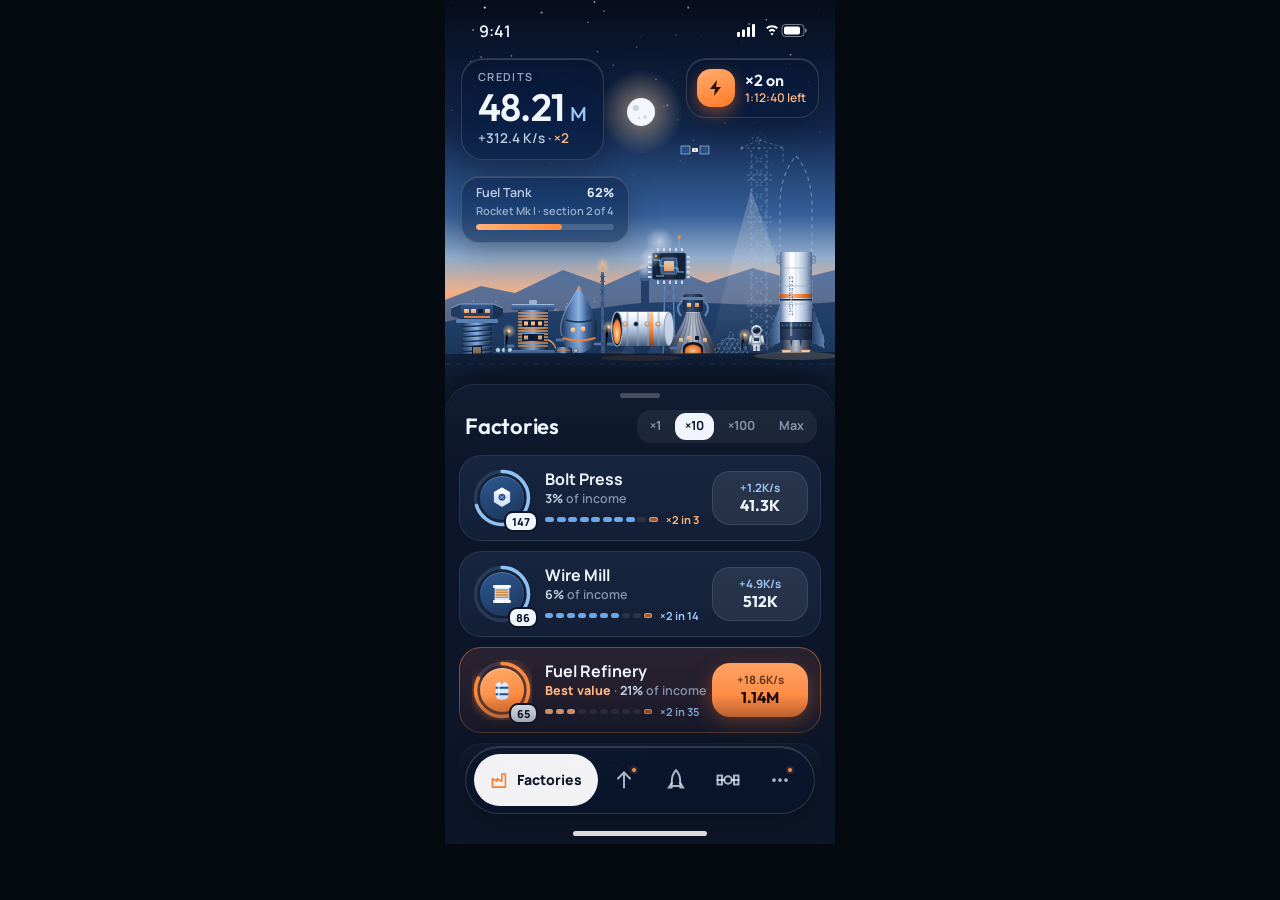
<file: ui-concepts/b2-diorama-rings.html>
<!doctype html>
<html lang="en"><head>
<meta charset="utf-8"><meta name="viewport" content="width=device-width, initial-scale=1, viewport-fit=cover">
<title>Starwright · Concept B2 · Diorama with rings</title>
<link rel="stylesheet" href="https://fonts.googleapis.com/css2?family=Outfit:wght@300;400;500;600;700&family=Manrope:wght@500;600;700;800&display=swap">
<style>
/* Concept B — Diorama: the yard is the hero. A living dusk scene fills the top half; numbers float on glass;
   the factory list lives in a soft bottom sheet. Friendly, rounded, calm — premium casual. */
:root {
  --bg: #0a1222; --sheet: #0d1628; --card: #131f37; --card-2: #17253f; --line: rgba(170,200,240,.12);
  --fg: #f1f5fc; --fg-2: #c2cfe2; --muted: #8494ae; --blue: #9cc8f5; --blue-tile: #1e3a63; --orange: #ff8a3d; --orange-2: #ffb47f; --ink: #1d0e03;
  --disp: "Outfit", system-ui, sans-serif; --body: "Manrope", system-ui, sans-serif;
}
* { box-sizing: border-box; margin: 0; }
html, body { background: #050910; color: var(--fg); font: 15px/1.35 var(--body); -webkit-font-smoothing: antialiased; }
.screen { width: 390px; height: 844px; position: relative; overflow: hidden; margin: 0 auto; background: var(--bg); }
.tnum { font-variant-numeric: tabular-nums; }
.world { position: absolute; inset: 0 0 auto 0; height: 430px; }
.world svg { display: block; width: 100%; height: 100%; }
.sb { position: absolute; top: 0; left: 0; right: 0; height: 47px; display: flex; justify-content: space-between; align-items: center; padding: 14px 28px 0 34px; font: 600 16px/1 var(--body); z-index: 3; }
.glass { background: rgba(10,20,40,.42); border: 1px solid rgba(255,255,255,.14); backdrop-filter: blur(18px) saturate(140%); -webkit-backdrop-filter: blur(18px) saturate(140%);
  box-shadow: inset 0 1px 0 rgba(255,255,255,.16), 0 10px 30px rgba(0,0,0,.25); }
.bal { position: absolute; top: 58px; left: 16px; padding: 12px 16px 13px; border-radius: 22px; z-index: 2; }
.bal .l { font: 600 11px/1 var(--body); letter-spacing: .12em; text-transform: uppercase; color: rgba(225,235,250,.7); }
.bal .v { display: flex; align-items: baseline; gap: 6px; margin-top: 6px; }
.bal .v b { font: 600 38px/1 var(--disp); letter-spacing: -.02em; }
.bal .v span { font: 500 20px/1 var(--disp); color: var(--blue); }
.bal .r { margin-top: 6px; font: 600 13.5px/1 var(--body); color: var(--fg-2); }
.bal .r em { font-style: normal; color: var(--orange-2); }
.od { position: absolute; top: 58px; right: 16px; padding: 10px 12px 10px 10px; border-radius: 20px; display: flex; align-items: center; gap: 10px; z-index: 2; }
.od .bolt { width: 38px; height: 38px; border-radius: 14px; background: linear-gradient(160deg, #ffad6e, #ff7a29); display: grid; place-items: center; box-shadow: 0 6px 16px rgba(255,122,41,.45); }
.od b { display: block; font: 600 16px/1 var(--disp); }
.od span { display: block; margin-top: 4px; font: 600 12px/1 var(--body); color: var(--orange-2); }
.goalchip { position: absolute; left: 16px; top: 176px; width: 168px; padding: 10px 14px 12px; border-radius: 18px; z-index: 2; }
.goalchip .row { display: flex; justify-content: space-between; font: 700 12.5px/1 var(--body); }
.goalchip .row span { color: var(--fg-2); font-weight: 600; }
.goalchip .sub { margin-top: 5px; font: 600 11px/1 var(--body); color: rgba(225,235,250,.65); }
.goalchip .bar { margin-top: 8px; height: 6px; border-radius: 4px; background: rgba(255,255,255,.16); overflow: hidden; }
.goalchip .bar i { display: block; width: 62%; height: 100%; border-radius: 4px; background: linear-gradient(90deg, #ffb27d, #ff8a3d); }
/* Sheet */
.sheet { position: absolute; left: 0; right: 0; top: 384px; bottom: 0; border-radius: 30px 30px 0 0; background: linear-gradient(180deg, #111c33 0, var(--sheet) 90px); box-shadow: 0 -18px 40px rgba(0,0,0,.45), inset 0 1px 0 rgba(255,255,255,.08); z-index: 2; }
.grab { width: 40px; height: 5px; border-radius: 3px; background: rgba(255,255,255,.22); margin: 9px auto 0; }
.sh-head { display: flex; justify-content: space-between; align-items: center; padding: 12px 18px 12px 20px; }
.sh-head h2 { font: 600 22px/1 var(--disp); letter-spacing: -.01em; }
.pills { display: flex; gap: 4px; padding: 3px; border-radius: 14px; background: rgba(255,255,255,.06); }
.pills span { padding: 7px 10px; border-radius: 11px; font: 700 12.5px/1 var(--body); color: var(--muted); }
.pills span.on { background: #f1f5fc; color: #0d1628; }
.cards { padding: 0 14px; display: flex; flex-direction: column; gap: 10px; }
.card { display: grid; grid-template-columns: 60px 1fr auto; gap: 13px; align-items: center; padding: 12px; border-radius: 22px; background: linear-gradient(180deg, var(--card-2), var(--card)); border: 1px solid var(--line); }
.card.best { background: linear-gradient(180deg, #2a2230, #1d1a2a); border-color: rgba(255,138,61,.45); }
.rt { position: relative; width: 60px; height: 60px; }
.rt .rg { position: absolute; inset: 0; }
.rt .tile { position: absolute; left: 8px; top: 8px; width: 44px !important; height: 44px !important; border-radius: 50% !important; }
.rt .cnt { position: absolute; bottom: -4px; right: -6px; min-width: 26px; padding: 3px 6px; border-radius: 9px; background: #f1f5fc; color: #0d1628; font: 800 11px/1 var(--body); text-align: center; border: 2px solid var(--sheet); }
.mseg { flex: 1; display: grid; grid-template-columns: repeat(10, 1fr); gap: 2.5px; }
.mseg b { height: 5px; border-radius: 3px; background: rgba(255,255,255,.09); }
.mseg b.f { background: #6fa8e8; }
.card.best .mseg b.f { background: #ffb27d; }
.mseg b.n { background: rgba(255,138,61,.55); box-shadow: inset 0 0 0 1px #ff8a3d; }
.tile { position: relative; width: 50px; height: 50px; border-radius: 16px; display: grid; place-items: center; color: #d8e9ff;
  background: linear-gradient(160deg, #2e5a92, #1a3459); box-shadow: inset 0 1px 0 rgba(255,255,255,.18); }
.card.best .tile { background: linear-gradient(160deg, #ffad6e, #ff7a29); color: #2a1200; box-shadow: inset 0 1px 0 rgba(255,255,255,.35), 0 6px 14px rgba(255,122,41,.3); }
.tile .cnt { position: absolute; bottom: -6px; right: -6px; min-width: 26px; padding: 3px 6px; border-radius: 9px; background: #f1f5fc; color: #0d1628; font: 800 11px/1 var(--body); text-align: center; border: 2px solid var(--sheet); }
.mid { min-width: 0; }
.mid .t { display: flex; align-items: center; gap: 8px; font: 700 16px/1.15 var(--body); }
.mid .t .tag { font: 800 10px/1 var(--body); letter-spacing: .04em; color: var(--ink); background: var(--orange-2); padding: 4px 7px; border-radius: 8px; }
.mid .s { margin-top: 5px; font: 600 12.5px/1 var(--body); color: var(--muted); white-space: nowrap; }
.mid .s .bv { color: var(--orange-2); font-weight: 800; }
.pr { display: flex; align-items: center; gap: 8px; margin-top: 9px; }
.pr .prog { flex: 1; margin: 0; }
.pr span { font: 700 11px/1 var(--body); color: var(--blue); white-space: nowrap; }
.pr span.hot { color: var(--orange-2); }
.mid .s b { color: var(--fg-2); font-weight: 700; }
.mid .s .hot { color: var(--orange-2); }
.prog { margin-top: 9px; height: 7px; border-radius: 4px; background: rgba(255,255,255,.07); overflow: hidden; }
.prog i { display: block; height: 100%; border-radius: 4px; background: linear-gradient(90deg, #6fa8e8, #a8d2fb); }
.card.best .prog i { background: linear-gradient(90deg, #ff9a52, #ffc79d); }
.btn { width: 96px; height: 54px; border-radius: 18px; display: flex; flex-direction: column; align-items: center; justify-content: center; gap: 4px; background: rgba(255,255,255,.08); border: 1px solid rgba(255,255,255,.1); }
.btn small { font: 700 11.5px/1 var(--body); color: var(--blue); }
.btn b { font: 700 15.5px/1 var(--disp); }
.card.best .btn { background: linear-gradient(180deg, #ffa264, #ff7f33); border: 0; color: var(--ink); box-shadow: 0 8px 20px rgba(255,127,51,.35); }
.card.best .btn small { color: rgba(29,14,3,.7); }
.card.off .btn { opacity: .45; }
.fade { position: absolute; left: 0; right: 0; bottom: 0; height: 150px; background: linear-gradient(180deg, rgba(13,22,40,0), var(--sheet) 55%); z-index: 3; pointer-events: none; }
.dockbar { position: absolute; left: 20px; right: 20px; bottom: 30px; height: 68px; border-radius: 34px; display: flex; align-items: center; justify-content: space-between; padding: 0 8px; z-index: 4; }
.dockbar span { height: 52px; min-width: 52px; border-radius: 26px; display: flex; align-items: center; justify-content: center; gap: 8px; color: rgba(225,235,250,.75); position: relative; }
.dockbar span svg { width: 24px; height: 24px; }
.dockbar span.on { padding: 0 16px; background: rgba(255,255,255,.95); color: #0d1628; font: 800 14px/1 var(--body); }
.dockbar span.on svg { color: #ff7a29; }
.dockbar .dot { position: absolute; top: 12px; right: 12px; width: 8px; height: 8px; border-radius: 50%; background: var(--orange); border: 2px solid rgba(20,30,50,.9); }
.fac2.ghost * { fill: none !important; stroke: rgba(170,205,245,.45) !important; stroke-width: .8 !important; stroke-dasharray: 3 2.5; filter: none !important; }
.home { position: absolute; bottom: 8px; left: 50%; transform: translateX(-50%); width: 134px; height: 5px; border-radius: 3px; background: rgba(255,255,255,.85); z-index: 5; }
</style></head>
<body>
<div class="screen">
  <div class="world" id="world"></div>
  <div class="sb"><span>9:41</span><svg width="70" height="13" viewBox="0 0 70 13"><g fill="#fff"><rect x="0" y="8" width="3" height="5" rx="1"/><rect x="5" y="5.5" width="3" height="7.5" rx="1"/><rect x="10" y="3" width="3" height="10" rx="1"/><rect x="15" y="0" width="3" height="13" rx="1"/><path d="M29 3.5a9 9 0 0 1 12 0l-1.4 1.5a7 7 0 0 0-9.2 0zM31.6 6.4a5 5 0 0 1 6.8 0L37 7.9a3 3 0 0 0-4 0zM35 11.5l-1.6-1.7a2.3 2.3 0 0 1 3.2 0z"/><rect x="45" y="0.5" width="22" height="12" rx="3.5" fill="none" stroke="#fff" opacity=".45"/><rect x="47" y="2.5" width="16" height="8" rx="2"/><rect x="68" y="4.5" width="1.6" height="4" rx=".8" opacity=".45"/></g></svg></div>

  <div class="bal glass"><div class="l">Credits</div><div class="v tnum"><b>48.21</b><span>M</span></div><div class="r tnum">+312.4 K/s <em>· ×2</em></div></div>
  <div class="od glass"><div class="bolt"><svg width="18" height="18" viewBox="0 0 18 18"><path d="M10 1L3 10h5l-1 7 7-9H9z" fill="#2a1200"/></svg></div><div><b>×2 on</b><span class="tnum">1:12:40 left</span></div></div>
  <div class="goalchip glass"><div class="row"><span>Fuel Tank</span><b class="tnum">62%</b></div><div class="sub">Rocket Mk I · section 2 of 4</div><div class="bar"><i></i></div></div>

  <div class="sheet">
    <div class="grab"></div>
    <div class="sh-head"><h2>Factories</h2><div class="pills"><span>×1</span><span class="on">×10</span><span>×100</span><span>Max</span></div></div>
    <div class="cards" id="cards"></div>
  </div>
  <div class="fade"></div>
  <div class="dockbar glass" id="dock"></div>
  <div class="home"></div>
</div>
<script src="../js/art.js"></script>
<script src="../js/art2.js"></script>
<script>
document.body.insertAdjacentHTML('afterbegin', SW.art.defs);
document.body.insertAdjacentHTML('afterbegin', SW.art2.defs);
document.getElementById('world').innerHTML = SW.art2.yard(390, 430, [1,1,1,1,1,1,0,0], 2, { station: true });
var F = [
  { n: 'Bolt Press', ic: 'bolt', c: 147, share: 3, ring: .7, msN: 8, cyc: 70, ms: '×2 in 3', hot: true, gain: '+1.2K/s', cost: '41.3K' },
  { n: 'Wire Mill', ic: 'wire', c: 86, share: 6, ring: .35, msN: 7, cyc: 35, ms: '×2 in 14', gain: '+4.9K/s', cost: '512K' },
  { n: 'Fuel Refinery', ic: 'fuel', c: 65, share: 21, ring: .82, msN: 3, cyc: 82, ms: '×2 in 35', gain: '+18.6K/s', cost: '1.14M', best: true },
  { n: 'Hull Foundry', ic: 'hull', c: 49, share: 38, ring: .55, msN: 9, cyc: 55, ms: '×2 in 1', hot: true, gain: '+41K/s', cost: '52.8M', off: true },
  { n: 'Engine Works', ic: 'engine', c: 12, share: 32, ring: .2, msN: 1, cyc: 20, ms: '×2 in 13', gain: '+66K/s', cost: '96.4M', off: true }
];
function ring(p, best) {
  var c = 2 * Math.PI * 26.5;
  return '<svg class="rg" width="60" height="60" viewBox="0 0 60 60"><circle cx="30" cy="30" r="26.5" fill="none" stroke="rgba(170,200,240,.14)" stroke-width="3.5"/>' +
    '<circle cx="30" cy="30" r="26.5" fill="none" stroke="' + (best ? '#ff8a3d' : '#8fc1f5') + '" stroke-width="3.5" stroke-linecap="round" stroke-dasharray="' + c.toFixed(1) + '" stroke-dashoffset="' + (c * (1 - p)).toFixed(1) + '" transform="rotate(-90 30 30)"' + (best ? ' style="filter:drop-shadow(0 0 4px rgba(255,138,61,.7))"' : '') + '/></svg>';
}
function segs(n) { var h = ''; for (var i = 0; i < 10; i++) h += '<b class="' + (i < n ? 'f' : '') + (i === 9 ? ' n' : '') + '"></b>'; return h; }
document.getElementById('cards').innerHTML = F.map(function (f) {
  return '<div class="card' + (f.best ? ' best' : '') + (f.off ? ' off' : '') + '">' +
    '<div class="rt">' + ring(f.ring, f.best) + '<div class="tile">' + SW.art2.icon(f.ic, 26) + '</div><span class="cnt tnum">' + f.c + '</span></div>' +
    '<div class="mid"><div class="t">' + f.n + '</div>' +
    '<div class="s">' + (f.best ? '<span class="bv">Best value</span> · ' : '') + '<b>' + f.share + '%</b> of income</div>' +
    '<div class="pr"><div class="mseg">' + segs(f.msN) + '</div><span class="' + (f.hot ? 'hot' : '') + '">' + f.ms + '</span></div></div>' +
    '<div class="btn tnum"><small>' + f.gain + '</small><b>' + f.cost + '</b></div></div>';
}).join('');
var T = [['factory', 'Factories', 1], ['up', '', 0, 1], ['rocket'], ['station'], ['more', '', 0, 1]];
document.getElementById('dock').innerHTML = T.map(function (t) { return '<span class="' + (t[2] ? 'on' : '') + '"><svg><use href="#i-' + t[0] + '"/></svg>' + (t[2] ? t[1] : '') + (t[3] ? '<i class="dot"></i>' : '') + '</span>'; }).join('');
</script>
</body></html>
</file>
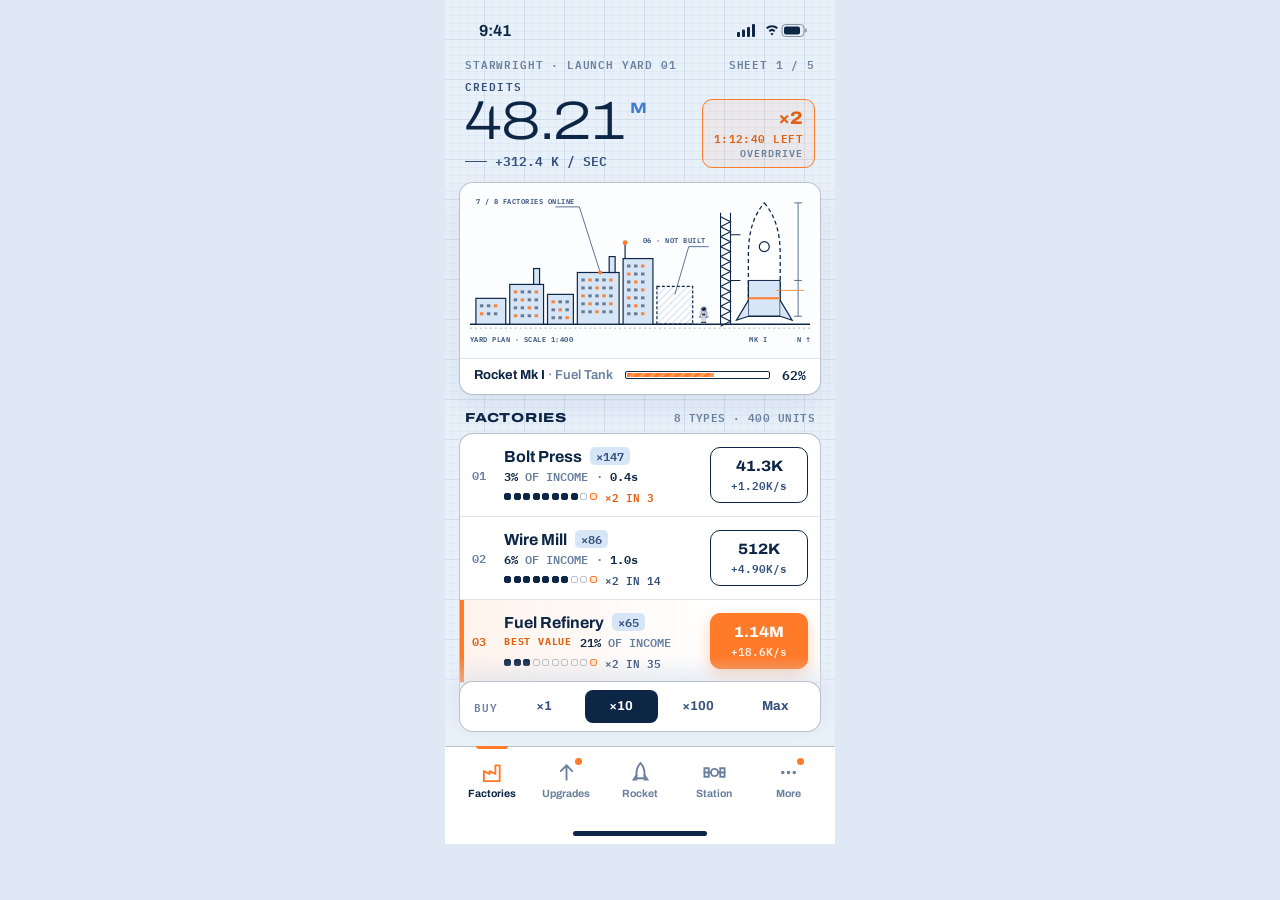
<file: ui-concepts/c-blueprint.html>
<!doctype html>
<html lang="en"><head>
<meta charset="utf-8"><meta name="viewport" content="width=device-width, initial-scale=1, viewport-fit=cover">
<title>Starwright · Concept C · Blueprint</title>
<link rel="stylesheet" href="https://fonts.googleapis.com/css2?family=Archivo:wdth,wght@62..125,300..800&family=IBM+Plex+Mono:wght@500;600&display=swap">
<style>
/* Concept C — Blueprint: a daylight engineering drawing. Pale blue paper with a fine grid, navy ink,
   the yard drawn as a technical illustration with callouts. Orange is used only for things you can press. */
:root {
  --paper: #e8f0f9; --sheet: #ffffff; --grid: rgba(30,70,130,.07); --line: rgba(14,39,71,.13); --line-2: rgba(14,39,71,.28);
  --ink: #0d2646; --ink-2: #34507a; --muted: #6a809f; --blue: #3c7bd0; --soft: #d7e6f7; --orange: #ff7a29; --orange-d: #e2600f;
  --disp: "Archivo", system-ui, sans-serif; --mono: "IBM Plex Mono", ui-monospace, monospace;
}
* { box-sizing: border-box; margin: 0; }
html, body { background: #dfe9f5; color: var(--ink); font: 15px/1.35 var(--disp); -webkit-font-smoothing: antialiased; }
.screen { width: 390px; height: 844px; position: relative; overflow: hidden; margin: 0 auto;
  background-color: var(--paper);
  background-image: linear-gradient(var(--grid) 1px, transparent 1px), linear-gradient(90deg, var(--grid) 1px, transparent 1px),
    linear-gradient(rgba(30,70,130,.035) 1px, transparent 1px), linear-gradient(90deg, rgba(30,70,130,.035) 1px, transparent 1px);
  background-size: 40px 40px, 40px 40px, 8px 8px, 8px 8px; background-position: -1px -1px; }
.tnum { font-variant-numeric: tabular-nums; }
.mono { font-family: var(--mono); }
.sb { height: 47px; display: flex; justify-content: space-between; align-items: center; padding: 14px 28px 0 34px; font: 650 16px/1 var(--disp); }
.titleblock { display: flex; justify-content: space-between; padding: 12px 20px 0; font: 600 10.5px/1 var(--mono); letter-spacing: .08em; color: var(--muted); }
.head { display: flex; justify-content: space-between; align-items: flex-end; padding: 10px 20px 14px; }
.bal .l { font: 600 11px/1 var(--mono); letter-spacing: .1em; color: var(--ink-2); }
.bal .v { display: flex; align-items: flex-start; gap: 6px; margin-top: 6px; }
.bal .v b { font: 300 54px/0.9 var(--disp); font-stretch: 125%; letter-spacing: -.02em; }
.bal .v span { font: 700 15px/1 var(--disp); font-stretch: 125%; margin-top: 4px; color: var(--blue); }
.bal .r { margin-top: 10px; font: 600 12.5px/1 var(--mono); color: var(--ink-2); display: flex; align-items: center; gap: 8px; }
.bal .r i { width: 22px; height: 1.5px; background: var(--ink-2); display: inline-block; }
.stamp { border: 1.5px solid var(--orange); border-radius: 10px; padding: 9px 11px; text-align: right; background: rgba(255,122,41,.07); }
.stamp b { display: block; font: 800 18px/1 var(--disp); font-stretch: 112%; color: var(--orange-d); }
.stamp span { display: block; margin-top: 5px; font: 600 11px/1 var(--mono); color: var(--orange-d); letter-spacing: .04em; }
.stamp small { display: block; margin-top: 5px; font: 600 9.5px/1 var(--mono); color: var(--muted); letter-spacing: .1em; }
/* Drawing */
.drawing { margin: 0 14px; background: var(--sheet); border: 1px solid var(--line-2); border-radius: 14px; overflow: hidden; box-shadow: 0 1px 0 rgba(14,39,71,.04), 0 12px 30px rgba(30,70,130,.08); }
.drawing svg { display: block; width: 100%; height: auto; }
.goal { display: flex; align-items: center; gap: 12px; padding: 10px 14px 12px; border-top: 1px solid var(--line); }
.goal .t { font: 700 13px/1 var(--disp); white-space: nowrap; }
.goal .t span { color: var(--muted); font-weight: 600; }
.goal .bar { flex: 1; height: 8px; border: 1.5px solid var(--ink); border-radius: 2px; padding: 1px; }
.goal .bar i { display: block; height: 100%; width: 62%; background: repeating-linear-gradient(135deg, var(--orange) 0 4px, #ff9b5c 4px 7px); }
.goal .p { font: 600 13px/1 var(--mono); }
/* List */
.sec { display: flex; justify-content: space-between; align-items: baseline; padding: 16px 20px 8px; }
.sec h2 { font: 800 13px/1 var(--disp); font-stretch: 125%; letter-spacing: .06em; text-transform: uppercase; }
.sec span { font: 600 11px/1 var(--mono); color: var(--muted); letter-spacing: .04em; }
.table { margin: 0 14px; background: var(--sheet); border: 1px solid var(--line-2); border-radius: 14px; overflow: hidden; }
.row { position: relative; display: grid; grid-template-columns: 22px 1fr auto; gap: 10px; align-items: center; padding: 13px 12px 13px 12px; border-bottom: 1px solid var(--line); }
.row:last-child { border-bottom: 0; }
.row.best { background: linear-gradient(90deg, rgba(255,122,41,.09), rgba(255,122,41,0) 70%); }
.row.best::before { content: ""; position: absolute; left: 0; top: 0; bottom: 0; width: 4px; background: var(--orange); }
.idx { font: 600 12px/1 var(--mono); color: var(--muted); }
.row.best .idx { color: var(--orange-d); }
.nm { display: flex; align-items: center; gap: 8px; font: 700 16px/1.1 var(--disp); }
.nm em { font: 600 12px/1 var(--mono); font-style: normal; color: var(--ink-2); background: var(--soft); padding: 3px 6px; border-radius: 5px; }
.spec .bv { font: 700 10px/1 var(--mono); letter-spacing: .08em; color: var(--orange-d); }
.row > div { min-width: 0; }
.spec { margin-top: 6px; display: flex; gap: 8px; white-space: nowrap; overflow: hidden; font: 600 11.5px/1 var(--mono); color: var(--muted); }
.spec b { color: var(--ink); font-weight: 600; }
.ms { margin-top: 8px; display: flex; align-items: center; gap: 8px; }
.ms .tk { display: flex; gap: 2.5px; }
.ms .tk i { width: 7px; height: 7px; border: 1.3px solid var(--line-2); border-radius: 2px; }
.ms .tk i.f { background: var(--ink); border-color: var(--ink); }
.ms .tk i.n { border-color: var(--orange); background: rgba(255,122,41,.18); }
.ms span { font: 600 11px/1 var(--mono); color: var(--ink-2); white-space: nowrap; }
.ms span.hot { color: var(--orange-d); }
.buy { width: 98px; height: 56px; border-radius: 10px; border: 1.5px solid var(--ink); display: flex; flex-direction: column; align-items: center; justify-content: center; gap: 5px; background: #fff; }
.buy b { font: 750 15px/1 var(--disp); font-stretch: 110%; }
.buy small { font: 600 11px/1 var(--mono); color: var(--ink-2); }
.row.best .buy { background: var(--orange); border-color: var(--orange); color: #fff; box-shadow: 0 6px 16px rgba(255,122,41,.35); }
.row.best .buy small { color: rgba(255,255,255,.9); }
.row.off .buy { border-style: dashed; border-color: var(--line-2); color: var(--muted); }
/* Bottom */
.amt { position: absolute; left: 14px; right: 14px; bottom: 112px; display: flex; align-items: center; gap: 10px; padding: 8px 8px 8px 14px; background: var(--sheet); border: 1px solid var(--line-2); border-radius: 14px; box-shadow: 0 -8px 24px rgba(30,70,130,.08); }
.amt .l { font: 600 11px/1 var(--mono); color: var(--muted); letter-spacing: .08em; }
.amt .seg { flex: 1; display: flex; gap: 4px; }
.amt .seg span { flex: 1; text-align: center; padding: 9px 0; border-radius: 8px; font: 700 13px/1 var(--disp); color: var(--ink-2); border: 1px solid transparent; }
.amt .seg span.on { background: var(--ink); color: #fff; }
.tabs { position: absolute; left: 0; right: 0; bottom: 0; height: 98px; padding: 8px 10px 34px; display: flex; justify-content: space-around; background: var(--sheet); border-top: 1px solid var(--line-2); }
.tabs span { display: flex; flex-direction: column; align-items: center; gap: 5px; width: 64px; font: 700 10.5px/1 var(--disp); color: var(--muted); position: relative; padding-top: 6px; }
.tabs span svg { width: 23px; height: 23px; }
.tabs span.on { color: var(--ink); }
.tabs span.on svg { color: var(--orange); }
.tabs span.on::before { content: ""; position: absolute; top: -9px; left: 16px; right: 16px; height: 3px; border-radius: 0 0 3px 3px; background: var(--orange); }
.tabs .dot { position: absolute; top: 3px; right: 16px; width: 7px; height: 7px; border-radius: 50%; background: var(--orange); }
.home { position: absolute; bottom: 8px; left: 50%; transform: translateX(-50%); width: 134px; height: 5px; border-radius: 3px; background: var(--ink); }
.fadeout { position: absolute; left: 0; right: 0; bottom: 98px; height: 90px; background: linear-gradient(180deg, rgba(232,240,249,0), var(--paper) 70%); }
</style></head>
<body>
<div class="screen">
  <div class="sb"><span>9:41</span><svg width="70" height="13" viewBox="0 0 70 13"><g fill="#0d2646"><rect x="0" y="8" width="3" height="5" rx="1"/><rect x="5" y="5.5" width="3" height="7.5" rx="1"/><rect x="10" y="3" width="3" height="10" rx="1"/><rect x="15" y="0" width="3" height="13" rx="1"/><path d="M29 3.5a9 9 0 0 1 12 0l-1.4 1.5a7 7 0 0 0-9.2 0zM31.6 6.4a5 5 0 0 1 6.8 0L37 7.9a3 3 0 0 0-4 0zM35 11.5l-1.6-1.7a2.3 2.3 0 0 1 3.2 0z"/><rect x="45" y="0.5" width="22" height="12" rx="3.5" fill="none" stroke="#0d2646" opacity=".45"/><rect x="47" y="2.5" width="16" height="8" rx="2"/><rect x="68" y="4.5" width="1.6" height="4" rx=".8" opacity=".45"/></g></svg></div>
  <div class="titleblock"><span>STARWRIGHT · LAUNCH YARD 01</span><span>SHEET 1 / 5</span></div>
  <div class="head">
    <div class="bal"><div class="l">CREDITS</div><div class="v tnum"><b>48.21</b><span>M</span></div><div class="r tnum"><i></i>+312.4 K / SEC</div></div>
    <div class="stamp"><b>×2</b><span class="tnum">1:12:40 LEFT</span><small>OVERDRIVE</small></div>
  </div>
  <div class="drawing"><div id="dwg"></div>
    <div class="goal"><span class="t">Rocket Mk I <span>· Fuel Tank</span></span><span class="bar"><i></i></span><span class="p tnum">62%</span></div>
  </div>
  <div class="sec"><h2>Factories</h2><span>8 TYPES · 400 UNITS</span></div>
  <div class="table" id="tbl"></div>
  <div class="fadeout"></div>
  <div class="amt"><span class="l">BUY</span><div class="seg"><span>×1</span><span class="on">×10</span><span>×100</span><span>Max</span></div></div>
  <div class="tabs" id="tabs"></div>
  <div class="home"></div>
</div>
<script src="../js/art.js"></script>
<script>
document.body.insertAdjacentHTML('afterbegin', SW.art.defs);
// ---- Technical drawing of the yard ----
(function () {
  var ink = '#0d2646', ink2 = '#34507a', soft = '#d7e6f7', o = '#ff7a29';
  var s = '<svg viewBox="0 0 362 176">';
  s += '<defs><pattern id="hatch" width="5" height="5" patternUnits="userSpaceOnUse" patternTransform="rotate(45)"><path d="M0 0V5" stroke="' + ink2 + '" stroke-width="1" opacity=".35"/></pattern></defs>';
  s += '<rect width="362" height="176" fill="#fbfdff"/>';
  // ground line + dimension baseline
  s += '<path d="M10 142 H352" stroke="' + ink + '" stroke-width="1.4"/>';
  s += '<path d="M10 146 H352" stroke="' + ink + '" stroke-width=".6" stroke-dasharray="2 3" opacity=".5"/>';
  // buildings
  var B = [[16, 30, 26], [50, 34, 40], [88, 26, 30], [118, 42, 52], [164, 30, 66], [198, 36, 38]];
  B.forEach(function (b, k) {
    var x = b[0], w = b[1], h = b[2], top = 142 - h;
    s += '<rect x="' + x + '" y="' + top + '" width="' + w + '" height="' + h + '" fill="' + (k === 5 ? 'url(#hatch)' : soft) + '" stroke="' + ink + '" stroke-width="1.2"' + (k === 5 ? ' stroke-dasharray="3 2"' : '') + '/>';
    if (k !== 5) for (var yy = top + 6; yy < 136; yy += 8) for (var xx = x + 4; xx < x + w - 5; xx += 7) s += '<rect x="' + xx + '" y="' + yy + '" width="3.5" height="3" fill="' + ((xx + yy) % 3 ? ink : o) + '" opacity="' + ((xx + yy) % 3 ? .55 : .9) + '"/>';
    if (k === 1 || k === 3) s += '<rect x="' + (x + w - 10) + '" y="' + (top - 16) + '" width="6" height="16" fill="' + soft + '" stroke="' + ink + '" stroke-width="1.2"/>';
  });
  s += '<path d="M166 76 V62" stroke="' + ink + '" stroke-width="1.2"/><circle cx="166" cy="60" r="2.4" fill="' + o + '"/>';
  // gantry
  s += '<g stroke="' + ink + '" stroke-width="1.1" fill="none"><path d="M262 30 V142 M272 30 V142"/>';
  for (var gy = 34; gy < 140; gy += 10) s += '<path d="M262 ' + gy + ' L272 ' + (gy + 5) + ' L262 ' + (gy + 10) + '"/>';
  s += '<path d="M272 52 H282 M272 98 H282"/></g>';
  // rocket: outline + built sections filled
  var rx = 286, rw = 40;
  s += '<path d="M306 20 C318 34 322 52 322 72 L322 134 L290 134 L290 72 C290 52 294 34 306 20 Z" fill="#fff" stroke="' + ink + '" stroke-width="1.3" stroke-dasharray="4 3"/>';
  s += '<clipPath id="rkc"><rect x="280" y="98" width="60" height="40"/></clipPath>';
  s += '<path clip-path="url(#rkc)" d="M306 20 C318 34 322 52 322 72 L322 134 L290 134 L290 72 C290 52 294 34 306 20 Z" fill="' + soft + '" stroke="' + ink + '" stroke-width="1.3"/>';
  s += '<path d="M290 116 H322" stroke="' + o + '" stroke-width="2"/><path d="M290 98 H322" stroke="' + ink + '" stroke-width="1"/>';
  s += '<path d="M290 118 L278 138 L290 134 M322 118 L334 138 L322 134" fill="' + soft + '" stroke="' + ink + '" stroke-width="1.2"/>';
  s += '<circle cx="306" cy="64" r="5" fill="#fff" stroke="' + ink + '" stroke-width="1.2"/>';
  // dimension line + callouts
  s += '<g stroke="' + ink2 + '" stroke-width=".8" fill="none"><path d="M340 20 V134 M336 20 H344 M336 134 H344 M336 98 H344"/></g>';
  s += '<g font-family="IBM Plex Mono" font-size="7.5" font-weight="600" fill="' + ink2 + '" letter-spacing=".5">';
  s += '<path d="M318 108 L346 108" stroke="' + o + '" stroke-width=".8"/><text x="300" y="160" text-anchor="middle">MK I</text>';
  s += '<path d="M232 104 L256 104" stroke="' + o + '" stroke-width="0"/>';
  s += '<path d="M216 112 L230 64 H250" stroke="' + ink2 + '" stroke-width=".8" fill="none"/><text x="184" y="60">06 · NOT BUILT</text>';
  s += '<path d="M141 90 L120 24 H96" stroke="' + ink2 + '" stroke-width=".8" fill="none"/><circle cx="141" cy="90" r="2" fill="' + o + '"/><text x="16" y="21">7 / 8 FACTORIES ONLINE</text>';
  s += '<text x="10" y="160">YARD PLAN · SCALE 1:400</text><text x="352" y="160" text-anchor="end">N ↑</text>';
  s += '</g>';
  // Ori figure (small)
  s += '<use href="#sym-ori" x="238" y="122" width="14" height="20"/>';
  s += '</svg>';
  document.getElementById('dwg').innerHTML = s;
})();
var F = [
  { n: 'Bolt Press', c: 147, share: 3, cyc: '0.4s', ms: 8, msText: '×2 IN 3', hot: true, gain: '+1.20K/s', cost: '41.3K' },
  { n: 'Wire Mill', c: 86, share: 6, cyc: '1.0s', ms: 7, msText: '×2 IN 14', gain: '+4.90K/s', cost: '512K' },
  { n: 'Fuel Refinery', c: 65, share: 21, cyc: '2.3s', ms: 3, msText: '×2 IN 35', gain: '+18.6K/s', cost: '1.14M', best: true },
  { n: 'Hull Foundry', c: 49, share: 38, cyc: '5.0s', ms: 9, msText: '×2 IN 1', hot: true, gain: '+41.0K/s', cost: '52.8M', off: true },
  { n: 'Engine Works', c: 12, share: 32, cyc: '11s', ms: 1, msText: '×2 IN 13', gain: '+66.2K/s', cost: '96.4M', off: true }
];
document.getElementById('tbl').innerHTML = F.map(function (f, i) {
  var tk = ''; for (var k = 0; k < 10; k++) tk += '<i class="' + (k < f.ms ? 'f' : '') + (k === 9 ? ' n' : '') + '"></i>';
  return '<div class="row' + (f.best ? ' best' : '') + (f.off ? ' off' : '') + '"><span class="idx">0' + (i + 1) + '</span>' +
    '<div><div class="nm">' + f.n + ' <em class="tnum">×' + f.c + '</em></div>' +
    '<div class="spec tnum">' + (f.best ? '<span class="bv">BEST VALUE</span>' : '') + '<span><b>' + f.share + '%</b> OF INCOME</span>' + (f.best ? '' : '<span>· <b>' + f.cyc + '</b></span>') + '</div>' +
    '<div class="ms"><span class="tk">' + tk + '</span><span class="' + (f.hot ? 'hot' : '') + '">' + f.msText + '</span></div></div>' +
    '<div class="buy tnum"><b>' + f.cost + '</b><small>' + f.gain + '</small></div></div>';
}).join('');
var T = [['factory', 'Factories', 1], ['up', 'Upgrades', 0, 1], ['rocket', 'Rocket'], ['station', 'Station'], ['more', 'More', 0, 1]];
document.getElementById('tabs').innerHTML = T.map(function (t) { return '<span class="' + (t[2] ? 'on' : '') + '">' + (t[3] ? '<i class="dot"></i>' : '') + '<svg><use href="#i-' + t[0] + '"/></svg>' + t[1] + '</span>'; }).join('');
</script>
</body></html>
</file>
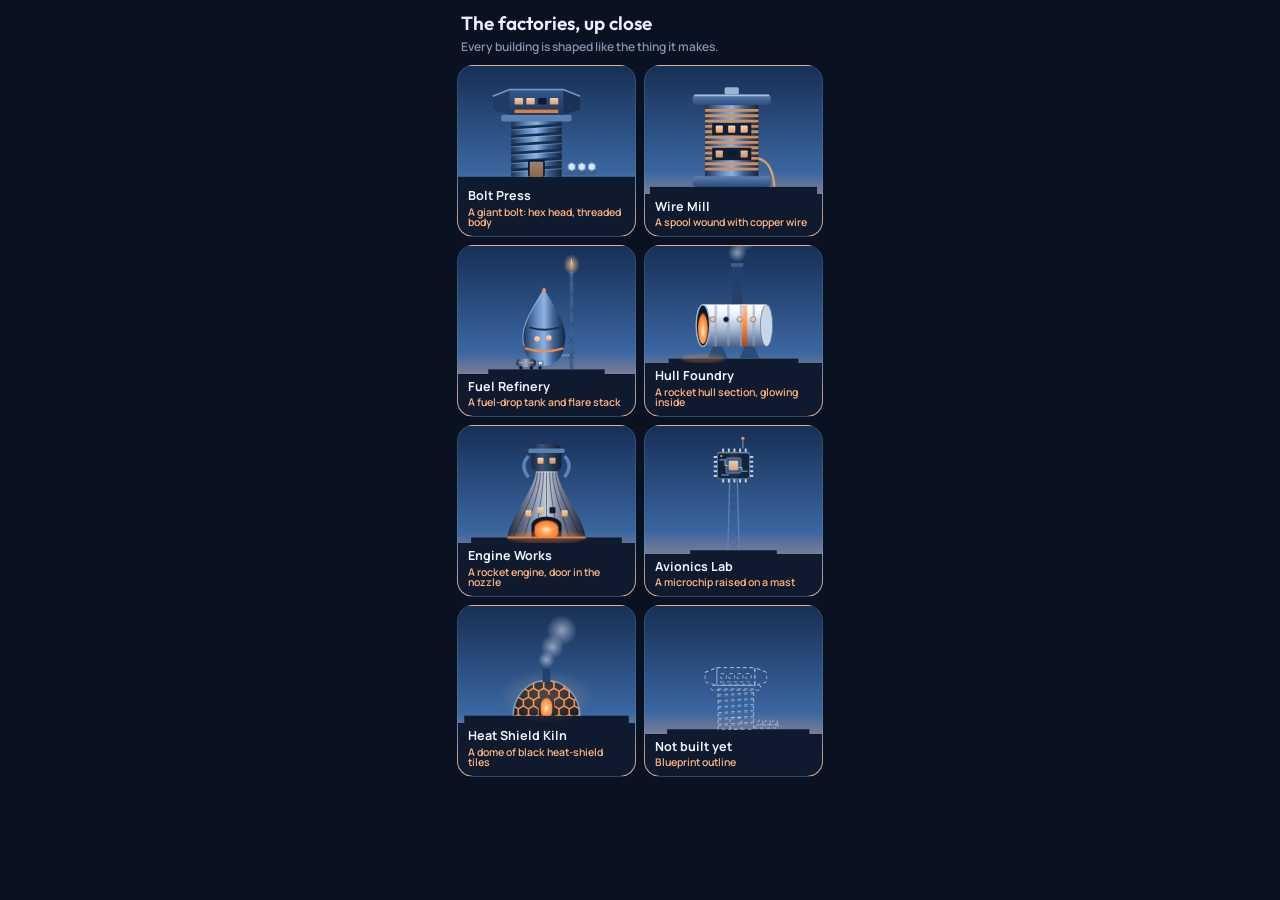
<file: ui-concepts/factories.html>
<!doctype html>
<html lang="en"><head>
<meta charset="utf-8"><meta name="viewport" content="width=device-width, initial-scale=1">
<title>Starwright · Factories close-up</title>
<link rel="stylesheet" href="https://fonts.googleapis.com/css2?family=Outfit:wght@500;600&family=Manrope:wght@600;700&display=swap">
<style>
* { box-sizing: border-box; margin: 0; }
body { background: #0a1222; color: #eef3fb; font: 13px/1.3 "Manrope", sans-serif; }
.wrap { width: 390px; height: 844px; margin: 0 auto; padding: 14px 12px; display: flex; flex-direction: column; gap: 10px; overflow: hidden; }
h1 { font: 600 19px/1 "Outfit", sans-serif; padding: 0 4px; }
h1 span { display: block; margin-top: 6px; font: 600 12px/1.3 "Manrope", sans-serif; color: #8494ae; }
.grid { display: grid; grid-template-columns: 1fr 1fr; grid-auto-rows: 172px; gap: 8px; }
.fc { border-radius: 16px; overflow: hidden; display: flex; flex-direction: column; background: linear-gradient(180deg, #172f55 0%, #3a66a0 62%, #f0aa82 100%); border: 1px solid rgba(170,200,240,.14); }
.fc svg { display: block; width: 100%; flex: 1; min-height: 0; }
.fc .cap { padding: 7px 10px 8px; background: #0f1a2f; display: flex; flex-direction: column; gap: 4px; }
.fc .cap b { font: 700 12.5px/1 "Manrope", sans-serif; }
.fc .cap span { font: 600 10.5px/1 "Manrope", sans-serif; color: #ffb27d; }
.fac2.ghost * { fill: none !important; stroke: rgba(225,238,255,.6) !important; stroke-width: .8 !important; stroke-dasharray: 3 2.5; filter: none !important; }
</style></head>
<body>
<div class="wrap">
  <h1>The factories, up close<span>Every building is shaped like the thing it makes.</span></h1>
  <div class="grid" id="grid"></div>
</div>
<script src="../js/art.js"></script>
<script src="../js/art2.js"></script>
<script>
document.body.insertAdjacentHTML('afterbegin', SW.art.defs + SW.art2.defs);
// [id, name, what you see, left, width, height]
var F = [
  ['bolt', 'Bolt Press', 'A giant bolt: hex head, threaded body', -4, 76, 58],
  ['wire', 'Wire Mill', 'A spool wound with copper wire', -4, 54, 60],
  ['fuel', 'Fuel Refinery', 'A fuel-drop tank and flare stack', -10, 60, 98],
  ['hull', 'Hull Foundry', 'A rocket hull section, glowing inside', -2, 66, 84],
  ['engine', 'Engine Works', 'A rocket engine, door in the nozzle', -6, 60, 66],
  ['avionics', 'Avionics Lab', 'A microchip raised on a mast', -12, 52, 124],
  ['kiln', 'Heat Shield Kiln', 'A dome of black heat-shield tiles', -4, 44, 48]
];
document.getElementById('grid').innerHTML = F.map(function (x) {
  var gy = 110, h = x[5] + 8;
  return '<div class="fc"><svg viewBox="' + x[3] + ' ' + (gy - h) + ' ' + x[4] + ' ' + (h + 4) + '" preserveAspectRatio="xMidYMax meet">' +
    '<rect x="' + (x[3] - 20) + '" y="' + gy + '" width="' + (x[4] + 40) + '" height="10" fill="#0d1a30"/>' + SW.art2.factory(x[0], 0, gy, true) + '</svg>' +
    '<div class="cap"><b>' + x[1] + '</b><span>' + x[2] + '</span></div></div>';
}).join('') + '<div class="fc"><svg viewBox="-12 6 76 108" preserveAspectRatio="xMidYMax meet"><rect x="-30" y="110" width="120" height="10" fill="#0d1a30"/>' + SW.art2.factory('bolt', 0, 110, false) + '</svg><div class="cap"><b>Not built yet</b><span>Blueprint outline</span></div></div>';
</script>
</body></html>
</file>
<file: css/style.css>
/* Starwright — "Diorama": the dusk launch yard fills the top of the screen, numbers float on glass,
   everything you manage lives in a rounded bottom sheet, and a floating capsule holds the tabs.
   Soft blues carry information; orange is reserved for the one thing worth pressing. */
:root {
  color-scheme: dark;
  --bg: #0a1222;
  --sheet: #0d1628;
  --card: #131f37;
  --card-2: #17253f;
  --glass: rgba(150, 185, 230, 0.05);
  --glass-2: rgba(150, 185, 230, 0.09);
  --line: rgba(170, 200, 240, 0.12);
  --line-strong: rgba(170, 200, 240, 0.26);
  --fg: #f1f5fc;
  --fg-2: #c2cfe2;
  --muted: #8a9ab4;
  --dim: #5f6f8a;
  --blue: #9cc8f5;
  --blue-deep: #4f7fb8;
  --orange: #ff8a3d;
  --orange-soft: #ffb47f;
  --ink: #1d0e03;
  --good: #8fdcb2;
  --f-display: "Outfit", "Segoe UI", system-ui, sans-serif;
  --f-body: "Manrope", "Segoe UI", system-ui, sans-serif;
  --f-mono: "Manrope", "Segoe UI", system-ui, sans-serif;
  --safe-t: env(safe-area-inset-top, 0px);
  --safe-b: env(safe-area-inset-bottom, 0px);
  --world-h: min(52vh, 440px);
}
* { box-sizing: border-box; -webkit-tap-highlight-color: transparent; }
/* Lock the page itself in place: no rubber-band scrolling, no zooming. Only the sheet's list scrolls. */
/* Pinned to all four screen edges (no percentage heights, which can stop short of the bottom on iPhone).
   The page colour matches the sheet, so no seam can ever show at the bottom. */
html, body { position: fixed; top: 0; right: 0; bottom: 0; left: 0; margin: 0; overflow: hidden; overscroll-behavior: none; background: #0d1628; color: var(--fg); }
body { font: 15px/1.4 var(--f-body); -webkit-user-select: none; user-select: none; -webkit-touch-callout: none; -webkit-text-size-adjust: 100%; -webkit-font-smoothing: antialiased; }
* { touch-action: manipulation; }
button { font: inherit; color: inherit; background: none; border: 0; padding: 0; cursor: pointer; }
button:focus-visible { outline: 2px solid var(--blue); outline-offset: 2px; }
.tnum { font-variant-numeric: tabular-nums; }
.ic { width: 16px; height: 16px; flex: none; }

#app { position: absolute; top: 0; bottom: 0; left: 0; right: 0; max-width: 480px; margin: 0 auto; overflow: hidden; background: var(--bg); }
/* As a home-screen app, iPhone reports a shorter "safe" height for fixed/percentage layouts.
   Size everything to the full screen height instead, so the game reaches the very bottom edge. */
/* Home-screen app on iOS 26 (WebKit bug 301108): with viewport-fit=cover and a translucent status bar,
   iOS shortens the screen area by the status-bar height while the page is shorter than the screen.
   Making the page itself at least screen-tall gives the full screen back. (Fix from frappe-ui #1284.) */
@media (display-mode: standalone) {
  html { position: relative; top: auto; right: auto; bottom: auto; left: auto; min-height: min(100lvh, calc(100% + env(safe-area-inset-top))); }
}
html.standalone { position: relative; top: auto; right: auto; bottom: auto; left: auto; min-height: min(100lvh, calc(100% + env(safe-area-inset-top))); }
/* A solid strip in the sky's top colour behind the status bar: iOS 26 uses this colour there instead of
   blurring whatever is underneath. It is only as tall as the status bar, so it shows nowhere else. */
.statusband { position: fixed; z-index: 6; top: 0; left: 0; right: 0; height: env(safe-area-inset-top, 0px); background: #060c1c; pointer-events: none; }
.statusband::after { content: ""; position: absolute; left: 0; right: 0; top: 100%; height: 22px; background: linear-gradient(#060c1c, rgba(6,12,28,0)); }

/* ---------- The world (dusk yard) ---------- */
.world { position: absolute; left: 0; right: 0; top: 0; height: calc(var(--world-h) + var(--safe-t)); overflow: hidden; }
.world svg { display: block; width: 100%; height: 100%; }
.fac2.ghost * { fill: none !important; stroke: rgba(170,205,245,.42) !important; stroke-width: .8 !important; stroke-dasharray: 3 2.5; filter: none !important; }
#rk2-flame { opacity: 0; transition: opacity .2s; }
.launching #rk2-flame { opacity: 1; }
.launching #rk2 { animation: lift 3.2s cubic-bezier(.5,0,.85,.4) forwards; }
.launching .world { animation: shake .12s linear 10; }
@keyframes lift { 0% { transform: translateY(0); } 15% { transform: translateY(-3px); } 100% { transform: translateY(-460px); } }
@keyframes shake { 0%,100% { transform: translate(0,0); } 50% { transform: translate(0.8px,-0.8px); } }
@keyframes blink { 0%,60% { opacity: 1; } 61%,100% { opacity: .2; } }
.moonlight { animation: blink 2.6s steps(1) infinite; }

/* ---------- Glass HUD chips ---------- */
.glass { background: rgba(10,20,40,.44); border: 1px solid rgba(255,255,255,.14); backdrop-filter: blur(18px) saturate(140%); -webkit-backdrop-filter: blur(18px) saturate(140%);
  box-shadow: inset 0 1px 0 rgba(255,255,255,.16), 0 10px 30px rgba(0,0,0,.25); }
.hud { position: absolute; z-index: 3; }
.lbl { font: 700 11px/1 var(--f-body); letter-spacing: .12em; color: rgba(225,235,250,.72); text-transform: uppercase; margin-bottom: 6px; }
.bal { top: calc(26px + var(--safe-t)); left: 14px; padding: 11px 15px 12px; border-radius: 22px; min-width: 150px; }
.big { font: 600 34px/1 var(--f-display); letter-spacing: -.02em; white-space: nowrap; }
.big span { font-weight: 500; font-size: 19px; color: var(--blue); margin-left: 5px; }
.rate { margin-top: 6px; font: 700 13px/1 var(--f-body); color: var(--fg-2); }
.rate b { color: var(--orange-soft); font-weight: 700; }
.od { top: calc(26px + var(--safe-t)); right: 14px; display: flex; align-items: center; gap: 10px; padding: 9px 12px 9px 9px; border-radius: 20px; text-align: left; transition: box-shadow .3s, border-color .3s; }
.od .bolt { width: 36px; height: 36px; border-radius: 13px; display: grid; place-items: center; color: rgba(225,235,250,.6); background: rgba(255,255,255,.08); transition: background .3s, color .3s; }
.od .odt { display: flex; flex-direction: column; gap: 4px; }
.od b { font: 600 15px/1 var(--f-display); }
.od .odt span { font: 700 11.5px/1 var(--f-body); color: var(--muted); }
.od.has .bolt { background: linear-gradient(160deg, #ffad6e, #ff7a29); color: #2a1200; box-shadow: 0 6px 16px rgba(255,122,41,.45); }
.od.has .odt span { color: var(--orange-soft); }
.od.on { border-color: rgba(255,138,61,.7); box-shadow: inset 0 1px 0 rgba(255,255,255,.16), 0 0 22px rgba(255,138,61,.35); }
.od.on b { color: var(--orange-soft); }
.goal { top: calc(124px + var(--safe-t)); left: 14px; width: 190px; padding: 10px 13px 11px; border-radius: 18px; }
.goal .row { display: flex; justify-content: space-between; gap: 8px; font: 700 13px/1.1 var(--f-body); }
.goal .row span { white-space: nowrap; overflow: hidden; text-overflow: ellipsis; }
.goal .row b { color: var(--orange-soft); white-space: nowrap; }
.goal .sub { margin-top: 4px; font: 600 11px/1.2 var(--f-body); color: rgba(225,235,250,.65); white-space: nowrap; overflow: hidden; text-overflow: ellipsis; }
.goal .bar { margin-top: 8px; height: 6px; background: rgba(255,255,255,.16); }
.bar { height: 5px; border-radius: 4px; background: rgba(170,200,240,.12); overflow: hidden; }
.bar i { display: block; height: 100%; width: 100%; border-radius: 4px; transform-origin: 0 50%; transform: scaleX(0); background: linear-gradient(90deg, #6fa8e8, #a8d2fb); transition: transform .25s; }
.bar.o i { background: linear-gradient(90deg, #ffb27d, #ff8a3d); }

/* ---------- Bottom sheet ---------- */
.drawer { position: absolute; left: 0; right: 0; bottom: 0; top: calc(var(--world-h) + var(--safe-t) - 44px); z-index: 2; display: flex; flex-direction: column;
  border-radius: 30px 30px 0 0; background: linear-gradient(180deg, #111c33 0, var(--sheet) 90px); box-shadow: 0 -18px 40px rgba(0,0,0,.45), inset 0 1px 0 rgba(255,255,255,.08); }
.grab { width: 40px; height: 5px; border-radius: 3px; background: rgba(255,255,255,.22); margin: 9px auto 2px; flex: none; }
.panel { flex: 1; min-height: 0; overflow-y: auto; overscroll-behavior: contain; touch-action: pan-y; -webkit-overflow-scrolling: touch; padding: 4px 14px calc(92px + var(--safe-b) * .5); display: flex; flex-direction: column; gap: 10px; }
.panel > * { flex-shrink: 0; }
.sh-head, .panel-head { display: flex; justify-content: space-between; align-items: center; gap: 10px; padding: 8px 4px 4px; }
.sh-head h2, .panel-head h2 { font: 600 22px/1.1 var(--f-display); letter-spacing: -.01em; margin: 0; }
.panel-head span { font: 700 12px/1.2 var(--f-body); color: var(--muted); text-align: right; }
.note { color: var(--muted); font-size: 13px; padding: 0 4px; line-height: 1.45; }
.pills, .seg { display: flex; gap: 3px; padding: 3px; border-radius: 14px; background: rgba(255,255,255,.06); }
.pills button, .seg button { flex: 1; text-align: center; padding: 8px 10px; border-radius: 11px; font: 700 12.5px/1 var(--f-body); color: var(--muted); white-space: nowrap; transition: background .2s, color .2s; }
.pills button.on, .seg button.on { background: #f1f5fc; color: #0d1628; }
.seg { position: sticky; top: 0; z-index: 2; }

/* Cards */
.card { background: linear-gradient(180deg, var(--card-2), var(--card)); border: 1px solid var(--line); border-radius: 22px; box-shadow: inset 0 1px 0 rgba(255,255,255,.04); }

/* Factory card: ring tile · info · buy */
.fac { display: grid; grid-template-columns: 60px minmax(0, 1fr) auto; gap: 13px; align-items: center; padding: 12px; transition: border-color .3s, background .3s; }
.fac.best { background: linear-gradient(180deg, #2a2230, #1d1a2a); border-color: rgba(255,138,61,.45); }
.rt { position: relative; width: 60px; height: 60px; }
.rt .rg { position: absolute; inset: 0; width: 60px; height: 60px; }
.rg-bg { fill: none; stroke: rgba(170,200,240,.14); stroke-width: 3.5; }
.rg-bg.dash { stroke-dasharray: 4 4; stroke: rgba(170,200,240,.3); }
.rg-fg { fill: none; stroke: #8fc1f5; stroke-width: 3.5; stroke-linecap: round; }
.fac.best .rg-fg { stroke: var(--orange); filter: drop-shadow(0 0 4px rgba(255,138,61,.7)); }
.fac.fast .rg-fg { stroke-dasharray: 18 9 !important; stroke-dashoffset: 0 !important; animation: spin 1.2s linear infinite; transform-origin: 30px 30px; transform-box: view-box; }
@keyframes spin { to { transform: rotate(270deg); } }
.rt .tile { position: absolute; left: 8px; top: 8px; width: 44px; height: 44px; border-radius: 50%; display: grid; place-items: center;
  background: linear-gradient(160deg, #2e5a92, #1a3459); box-shadow: inset 0 1px 0 rgba(255,255,255,.18); }
.fac.best .rt .tile { background: linear-gradient(160deg, #ffad6e, #ff7a29); box-shadow: inset 0 1px 0 rgba(255,255,255,.35), 0 6px 14px rgba(255,122,41,.3); }
.fac.none .rt .tile { opacity: .55; }
.rt .tile.ghost { background: transparent; border: 1.5px dashed rgba(170,200,240,.35); opacity: .6; }
.rt .cnt { position: absolute; bottom: -4px; right: -6px; min-width: 26px; padding: 3px 6px; border-radius: 9px; background: #f1f5fc; color: #0d1628; font: 800 11px/1 var(--f-body); text-align: center; border: 2px solid var(--sheet); }
.mid { min-width: 0; }
.mid .t { font: 700 16px/1.15 var(--f-body); white-space: nowrap; overflow: hidden; text-overflow: ellipsis; }
.mid .s { margin-top: 5px; font: 600 12.5px/1.2 var(--f-body); color: var(--muted); white-space: nowrap; overflow: hidden; text-overflow: ellipsis; }
.mid .s .bv { color: var(--orange-soft); font-weight: 800; }
.pr { display: flex; align-items: center; gap: 8px; margin-top: 9px; }
.mseg { flex: 1; display: grid; grid-template-columns: repeat(10, 1fr); gap: 2.5px; }
.mseg b { height: 5px; border-radius: 3px; background: rgba(255,255,255,.09); transition: background .3s; }
.mseg b.f { background: #6fa8e8; }
.fac.best .mseg b.f { background: #ffb27d; }
.mseg b.n { background: rgba(255,138,61,.4); box-shadow: inset 0 0 0 1px var(--orange); }
.pr .ms { font: 700 11.5px/1 var(--f-body); color: var(--blue); white-space: nowrap; }
.pr .ms.near { color: var(--orange-soft); }
.buy { width: 98px; min-height: 54px; border-radius: 18px; display: flex; flex-direction: column; align-items: center; justify-content: center; gap: 4px; padding: 6px 8px;
  background: rgba(255,255,255,.08); border: 1px solid rgba(255,255,255,.1); transition: background .2s, opacity .2s, transform .1s; }
.buy small { font: 700 11px/1 var(--f-body); color: var(--blue); white-space: nowrap; }
.buy b { font: 600 16px/1 var(--f-display); }
.buy:not(.ok) { opacity: .42; cursor: default; }
.buy.ok.hot { background: linear-gradient(180deg, #ffa264, #ff7f33); border: 0; color: var(--ink); box-shadow: 0 8px 20px rgba(255,127,51,.35); }
.buy.ok.hot small { color: rgba(29,14,3,.72); }
.buy:active.ok { transform: scale(.96); }
.fac.locked { grid-template-columns: 60px 1fr; opacity: .7; }

/* Generic rows: upgrades, rocket sections, settings, research, rigs */
.row-card { display: flex; align-items: center; gap: 12px; padding: 14px; }
.row-card .txt { flex: 1; min-width: 0; display: flex; flex-direction: column; gap: 4px; }
.row-card .t { font: 700 15.5px/1.2 var(--f-body); }
.row-card .d { color: var(--muted); font-size: 12.5px; line-height: 1.35; }
.btn { border-radius: 15px; padding: 11px 14px; font: 700 13px/1.1 var(--f-body); white-space: nowrap; background: rgba(255,255,255,.08); border: 1px solid rgba(255,255,255,.1); transition: background .2s, opacity .2s, transform .1s; }
.btn.ok { background: rgba(111,168,232,.18); border-color: rgba(143,193,245,.35); }
.btn.hot.ok { background: linear-gradient(180deg, #ffa264, #ff7f33); border: 0; color: var(--ink); box-shadow: 0 6px 16px rgba(255,127,51,.3); }
.btn:not(.ok) { opacity: .45; cursor: default; }
.btn.plain { opacity: 1; cursor: pointer; }
.btn:active.ok { transform: scale(.96); }
.status { font: 800 10.5px/1 var(--f-body); letter-spacing: .1em; color: var(--good); white-space: nowrap; }
.status.wait { color: var(--dim); }

.big-btn { width: 100%; border-radius: 22px; padding: 16px; background: linear-gradient(180deg, #ffa264, #ff7f33); color: var(--ink); font: 600 18px/1.2 var(--f-display); box-shadow: 0 10px 26px rgba(255,127,51,.35); }
.big-btn small { display: block; font: 700 12px/1.5 var(--f-body); opacity: .8; margin-top: 3px; }
.big-btn:disabled { background: rgba(255,255,255,.06); color: var(--muted); box-shadow: none; border: 1px solid var(--line); cursor: default; }
.ghost-btn { width: 100%; border-radius: 18px; padding: 14px; border: 1px solid var(--line-strong); font: 700 13.5px/1.2 var(--f-body); color: var(--fg); }
.danger { border-color: rgba(255,120,90,.45); color: #ffb5a0; }

.stat-grid { display: grid; grid-template-columns: 1fr 1fr; gap: 1px; background: var(--line); border-radius: 22px; overflow: hidden; border: 1px solid var(--line); }
.stat-grid div { background: var(--card); padding: 14px; display: flex; flex-direction: column; gap: 6px; }
.stat-grid b { font: 600 19px/1 var(--f-display); }
.stat-grid span { font: 700 10.5px/1 var(--f-body); color: var(--muted); letter-spacing: .1em; text-transform: uppercase; }

.toggle { width: 50px; height: 30px; border-radius: 15px; background: rgba(255,255,255,.12); position: relative; flex: none; transition: background .2s; }
.toggle::after { content: ""; position: absolute; top: 3px; left: 3px; width: 24px; height: 24px; border-radius: 50%; background: #c7d3e5; box-shadow: 0 2px 6px rgba(0,0,0,.3); transition: transform .2s, background .2s; }
.toggle.on { background: linear-gradient(180deg, #ffa264, #ff7f33); }
.toggle.on::after { transform: translateX(20px); background: #fff; }

.locked-panel { text-align: center; padding: 30px 20px; display: flex; flex-direction: column; align-items: center; gap: 10px; }
.locked-panel .ic { width: 24px; height: 24px; color: var(--dim); }
.locked-panel h3 { font: 600 19px/1.2 var(--f-display); margin: 0; }
.locked-panel p { color: var(--muted); font-size: 13.5px; margin: 0; max-width: 32ch; }
.version { text-align: center; color: var(--dim); font: 700 11px/1 var(--f-body); padding: 16px 0 6px; letter-spacing: .08em; }

/* Daily Supply Drop */
.drop { padding: 16px; display: flex; flex-direction: column; gap: 12px; }
.drop.ready { background: linear-gradient(180deg, #2a2230, #1d1a2a); border-color: rgba(255,138,61,.45); }
.drop-head { display: flex; align-items: center; gap: 12px; }
.drop-head .txt { flex: 1; min-width: 0; display: flex; flex-direction: column; gap: 2px; }
.drop-head .lbl { margin: 0 0 3px; color: var(--muted); }
.drop-head b { font: 700 15px/1.2 var(--f-body); }
.drop .d { margin: 0; color: var(--muted); font-size: 12px; }
.drop-days { display: grid; grid-template-columns: repeat(7, 1fr); gap: 5px; }
.drop-days span { display: flex; flex-direction: column; align-items: center; gap: 4px; padding: 7px 0; border-radius: 12px; background: rgba(255,255,255,.05); font: 700 9px/1 var(--f-body); letter-spacing: .04em; color: var(--dim); text-transform: uppercase; }
.drop-days span b { font: 600 15px/1 var(--f-display); color: var(--muted); }
.drop-days span.done { background: rgba(111,168,232,.16); color: var(--blue); }
.drop-days span.done b { color: var(--blue); }
.drop-days span.now { background: linear-gradient(180deg, #ffa264, #ff7f33); color: rgba(29,14,3,.75); }
.drop-days span.now b { color: var(--ink); }
.drop-days span.next { box-shadow: inset 0 0 0 1px var(--line-strong); color: var(--muted); }

/* Achievements */
.ach .bar { margin-top: 6px; }
.chips { display: flex; flex-wrap: wrap; gap: 6px; padding: 2px 2px 4px; }
.chips span { display: inline-flex; align-items: center; gap: 5px; font: 700 11px/1 var(--f-body); color: var(--fg-2); background: rgba(255,255,255,.06); border-radius: 999px; padding: 7px 11px 7px 8px; }
.chips .ic { width: 12px; height: 12px; color: var(--good); }

.toast { position: fixed; z-index: 35; left: 50%; top: calc(26px + var(--safe-t)); transform: translate(-50%, -16px); opacity: 0; transition: opacity .25s, transform .25s; width: min(92vw, 360px); display: flex; flex-direction: column; align-items: flex-start; text-align: left; gap: 4px; padding: 12px 40px 12px 16px; border-radius: 20px; color: var(--fg); cursor: pointer;
  background: rgba(18,30,52,.88); backdrop-filter: blur(18px); -webkit-backdrop-filter: blur(18px); border: 1px solid rgba(255,138,61,.5); box-shadow: 0 0 24px rgba(255,138,61,.18), 0 14px 40px rgba(0,0,0,.5); pointer-events: none; }
.toast.show { opacity: 1; transform: translate(-50%, 0); pointer-events: auto; }
.toast .x { position: absolute; top: 12px; right: 12px; width: 22px; height: 22px; border-radius: 50%; background: rgba(255,255,255,.1); }
.toast .x::before, .toast .x::after { content: ""; position: absolute; left: 6px; top: 10.25px; width: 10px; height: 1.5px; border-radius: 1px; background: var(--fg-2); transform: rotate(45deg); }
.toast .x::after { transform: rotate(-45deg); }
.toast .lbl { margin: 0; color: var(--orange-soft); }
.toast b { font: 600 16px/1.25 var(--f-display); }
.toast .d { color: var(--fg-2); font-size: 12.5px; }

/* ---------- Floating capsule tab bar ---------- */
.dock { position: absolute; z-index: 4; left: 14px; right: 14px; bottom: calc(6px + var(--safe-b) * .4); height: 66px; border-radius: 33px; display: flex; align-items: center; justify-content: space-between; padding: 0 7px; }
.dock button { position: relative; height: 52px; min-width: 52px; border-radius: 26px; display: flex; align-items: center; justify-content: center; gap: 8px; color: rgba(225,235,250,.78); transition: background .25s, padding .25s, color .25s; }
.dock button .ic { width: 24px; height: 24px; }
.dock button .tl { display: none; font: 800 14px/1 var(--f-body); }
.dock button.on { padding: 0 16px; background: rgba(255,255,255,.95); color: #0d1628; }
.dock button.on .tl { display: inline; }
.dock button.on .ic { color: #ff7a29; }
.dock button.lock { opacity: .3; }
.dock button .dot { position: absolute; top: 11px; right: 11px; width: 9px; height: 9px; border-radius: 50%; background: var(--orange); border: 2px solid rgba(20,30,50,.9); display: none; }
.dock button.alert .dot { display: block; }
.dock button.pulse { animation: pulse 1.6s ease-in-out infinite; }
@keyframes pulse { 0%,100% { color: rgba(225,235,250,.78); } 50% { color: var(--orange); } }

/* ---------- Dialog sheets ---------- */
#overlay { position: fixed; inset: 0; z-index: 20; display: flex; align-items: flex-end; justify-content: center; padding: 16px 12px calc(14px + var(--safe-b)); background: rgba(3,6,12,.5); backdrop-filter: blur(4px); -webkit-backdrop-filter: blur(4px); opacity: 0; pointer-events: none; transition: opacity .25s; }
#overlay.show { opacity: 1; pointer-events: auto; }
.sheet { width: 100%; max-width: 456px; padding: 20px; display: flex; flex-direction: column; gap: 15px; background: linear-gradient(180deg, #16233d, #0e1729); border: 1px solid rgba(255,255,255,.12); border-radius: 30px; box-shadow: 0 30px 80px rgba(0,0,0,.6), inset 0 1px 0 rgba(255,255,255,.08); transform: translateY(24px); transition: transform .35s cubic-bezier(.2,.9,.3,1.2); }
#overlay.show .sheet { transform: none; }
.sheet .who { display: flex; gap: 12px; align-items: center; }
.sheet .who .ori { flex: none; }
.sheet .who .say { display: flex; flex-direction: column; gap: 5px; }
.sheet .who .say b { font: 800 11px/1 var(--f-body); letter-spacing: .14em; color: var(--blue); text-transform: uppercase; }
.sheet .who .say p { margin: 0; font-size: 15.5px; line-height: 1.45; }
.sheet h3 { margin: 0; font: 600 21px/1.2 var(--f-display); }
.sheet .lines { display: flex; flex-direction: column; gap: 9px; }
.sheet .line { display: flex; justify-content: space-between; gap: 12px; font-size: 13.5px; color: var(--muted); }
.sheet .line b { color: var(--fg); font: 700 13.5px/1.3 var(--f-body); text-align: right; }
.sheet .line b.o { color: var(--orange-soft); }
.sheet .btns { display: flex; gap: 8px; }
.sheet .btns > * { flex: 1; }
.sheet .primary { border-radius: 18px; padding: 15px; background: linear-gradient(180deg, #ffa264, #ff7f33); color: var(--ink); font: 800 14.5px/1.2 var(--f-body); box-shadow: 0 8px 20px rgba(255,127,51,.3); }
.sheet .secondary { border-radius: 18px; padding: 15px; background: rgba(255,255,255,.08); font: 700 14.5px/1.2 var(--f-body); }
.hold { position: relative; overflow: hidden; }
.hold i { position: absolute; inset: 0; background: rgba(255,120,90,.35); transform-origin: 0 50%; transform: scaleX(0); }
.hold.go i { transform: scaleX(1); transition: transform 2s linear; }
.hold span { position: relative; }

/* Float-up text when buying */
.pop { position: fixed; z-index: 30; pointer-events: none; font: 800 13px/1 var(--f-body); color: var(--orange-soft); animation: pop .9s ease-out forwards; text-shadow: 0 2px 8px rgba(0,0,0,.5); }
@keyframes pop { from { opacity: 1; transform: translateY(0); } to { opacity: 0; transform: translateY(-28px); } }

/* Launch flash */
#flash { position: fixed; inset: 0; z-index: 25; background: radial-gradient(circle at 50% 30%, rgba(255,178,125,.5), rgba(6,10,19,.95)); opacity: 0; pointer-events: none; transition: opacity .9s; }
#flash.show { opacity: 1; }
#devbadge { position: fixed; z-index: 40; top: var(--safe-t); left: 50%; transform: translateX(-50%); font: 800 10px/1 var(--f-body); letter-spacing: .14em; background: var(--orange); color: var(--ink); padding: 4px 8px; border-radius: 0 0 8px 8px; }

/* ---------- Harbor Station (Era III) ---------- */
.stn-art { border-radius: 22px; overflow: hidden; border: 1px solid var(--line); flex: none; }
.stn-art svg { display: block; width: 100%; height: auto; }
.stn .pn { fill: url(#g-panel); stroke: rgba(156,195,238,.55); stroke-width: .6; }
.stn .pl { stroke: rgba(156,195,238,.25); stroke-width: .4; }
.stn .pl2 { stroke: rgba(44,67,102,.7); stroke-width: .8; fill: none; }
.stn .tr { stroke: #8aa3c4; stroke-width: 1.4; fill: none; }
.stn .hull { fill: url(#g-hull); stroke: rgba(60,90,130,.6); stroke-width: .6; }
.stn .band { fill: var(--orange); }
.stn .win { fill: var(--orange-soft); }
.stn .ring { fill: none; stroke: #d3dfef; stroke-width: 4; }
.stn .ringsm { fill: none; stroke: #b9c9de; stroke-width: 2; }
.stn .glow { fill: var(--orange); opacity: .35; filter: url(#f-soft); }
.stn .odc { fill: var(--orange); }
.stn .m { transition: opacity .6s; }
.stn .m:not(.on) * { fill: none !important; stroke: rgba(156,195,238,.32) !important; stroke-width: .8 !important; stroke-dasharray: 3 3; filter: none !important; opacity: 1; }
.stn .m.on .win { animation: blink 3s steps(1) infinite; }
.stn .m.fresh { animation: fresh 1.6s ease-out; }
@keyframes fresh { 0% { opacity: 0; } 40% { opacity: 1; } 60% { opacity: .5; } 100% { opacity: 1; } }

.res-active { padding: 16px; display: flex; flex-direction: column; gap: 10px; background: linear-gradient(180deg, #2a2230, #1d1a2a); border-color: rgba(255,138,61,.45); }
.res-active .top-row { display: flex; justify-content: space-between; align-items: baseline; gap: 10px; }
.res-active .t { font: 700 15.5px/1.2 var(--f-body); }
.res-active .d { color: var(--fg-2); font-size: 12.5px; }
.res-active .left { font: 800 12px/1 var(--f-body); color: var(--orange-soft); white-space: nowrap; }
.lvl { font: 800 10.5px/1 var(--f-body); color: var(--blue); letter-spacing: .08em; }
.pips { display: inline-flex; gap: 3px; margin-left: 8px; vertical-align: 2px; }
.pips i { width: 7px; height: 7px; border-radius: 50%; background: rgba(255,255,255,.12); }
.pips i.f { background: var(--blue); }

/* ---------- Moon (Era IV) ---------- */
.he3 { padding: 16px; display: flex; justify-content: space-between; align-items: flex-end; gap: 12px; }
.he3 .lbl { display: block; color: var(--muted); }
.he3 > div > b { font: 600 28px/1 var(--f-display); }
.he3-rate { display: flex; flex-direction: column; align-items: flex-end; gap: 5px; text-align: right; }
.he3 .he3-rate b { font: 800 13px/1 var(--f-body); color: var(--blue); }
.he3-rate span { font-size: 12px; color: var(--muted); max-width: 22ch; }
.fusion { background: linear-gradient(180deg, #2a2230, #1d1a2a); border-color: rgba(255,138,61,.45); }
.row-card .t em.lvl { font-style: normal; margin-left: 4px; }

/* ---------- Mars (Era V) ---------- */
.stn .dome { fill: url(#g-dome); stroke: rgba(216,236,255,.6); stroke-width: .8; }

/* ---------- Kestrel (Era VI) and the ending ---------- */
.stn .green { fill: #4f9a6a; opacity: .85; }
.kes .m.on .glow { animation: pulse-glow 2.4s ease-in-out infinite; }
@keyframes pulse-glow { 0%,100% { opacity: .3; } 50% { opacity: .7; } }
.stn-art.drifting svg .kes { animation: drift 9s ease-in-out infinite; }
@keyframes drift { 0%,100% { transform: translateX(0); } 50% { transform: translateX(6px); } }
#ending { position: fixed; inset: 0; z-index: 50; background: radial-gradient(800px 500px at 50% 20%, #12284e, #02040a 70%); display: flex; flex-direction: column; align-items: center; justify-content: center; gap: 14px; padding: 24px max(24px, env(safe-area-inset-left, 0px)); text-align: center; opacity: 0; transition: opacity 1.2s; }
#ending.show { opacity: 1; }
#ending .end-art { width: min(92vw, 420px); }
#ending .end-art svg { width: 100%; height: auto; display: block; }
#ending .end-art svg > rect { fill: transparent; }
#ending.show .end-art .kes { animation: depart 16s ease-in 3s forwards; }
@keyframes depart { 0% { transform: translateX(0); } 100% { transform: translateX(260px) scale(.6); opacity: .2; } }
#ending p, #ending .end-stats, #ending #end-go { opacity: 0; animation: endfade 1.6s ease forwards; margin: 0; max-width: 34ch; font: 400 16px/1.55 var(--f-body); color: var(--fg); }
#ending p:first-of-type { font: 600 26px/1.25 var(--f-display); color: var(--orange-soft); }
#ending .end-stats { display: flex; gap: 14px; flex-wrap: wrap; justify-content: center; font: 800 11px/1 var(--f-body); letter-spacing: .1em; color: var(--muted); text-transform: uppercase; }
#ending #end-go { border-radius: 18px; padding: 15px 30px; background: linear-gradient(180deg, #ffa264, #ff7f33); color: var(--ink); font: 800 15px/1.2 var(--f-body); margin-top: 10px; }
@keyframes endfade { from { opacity: 0; transform: translateY(6px); } to { opacity: 1; transform: none; } }

@media (prefers-reduced-motion: reduce) {
  *, *::before, *::after { animation: none !important; transition: none !important; }
  #ending p, #ending .end-stats, #ending #end-go { opacity: 1 !important; transform: none !important; }
}
/* Short phones: give the list more room. */
@media (max-height: 700px) { :root { --world-h: 44vh; } .goal { display: none; } }
</file>
